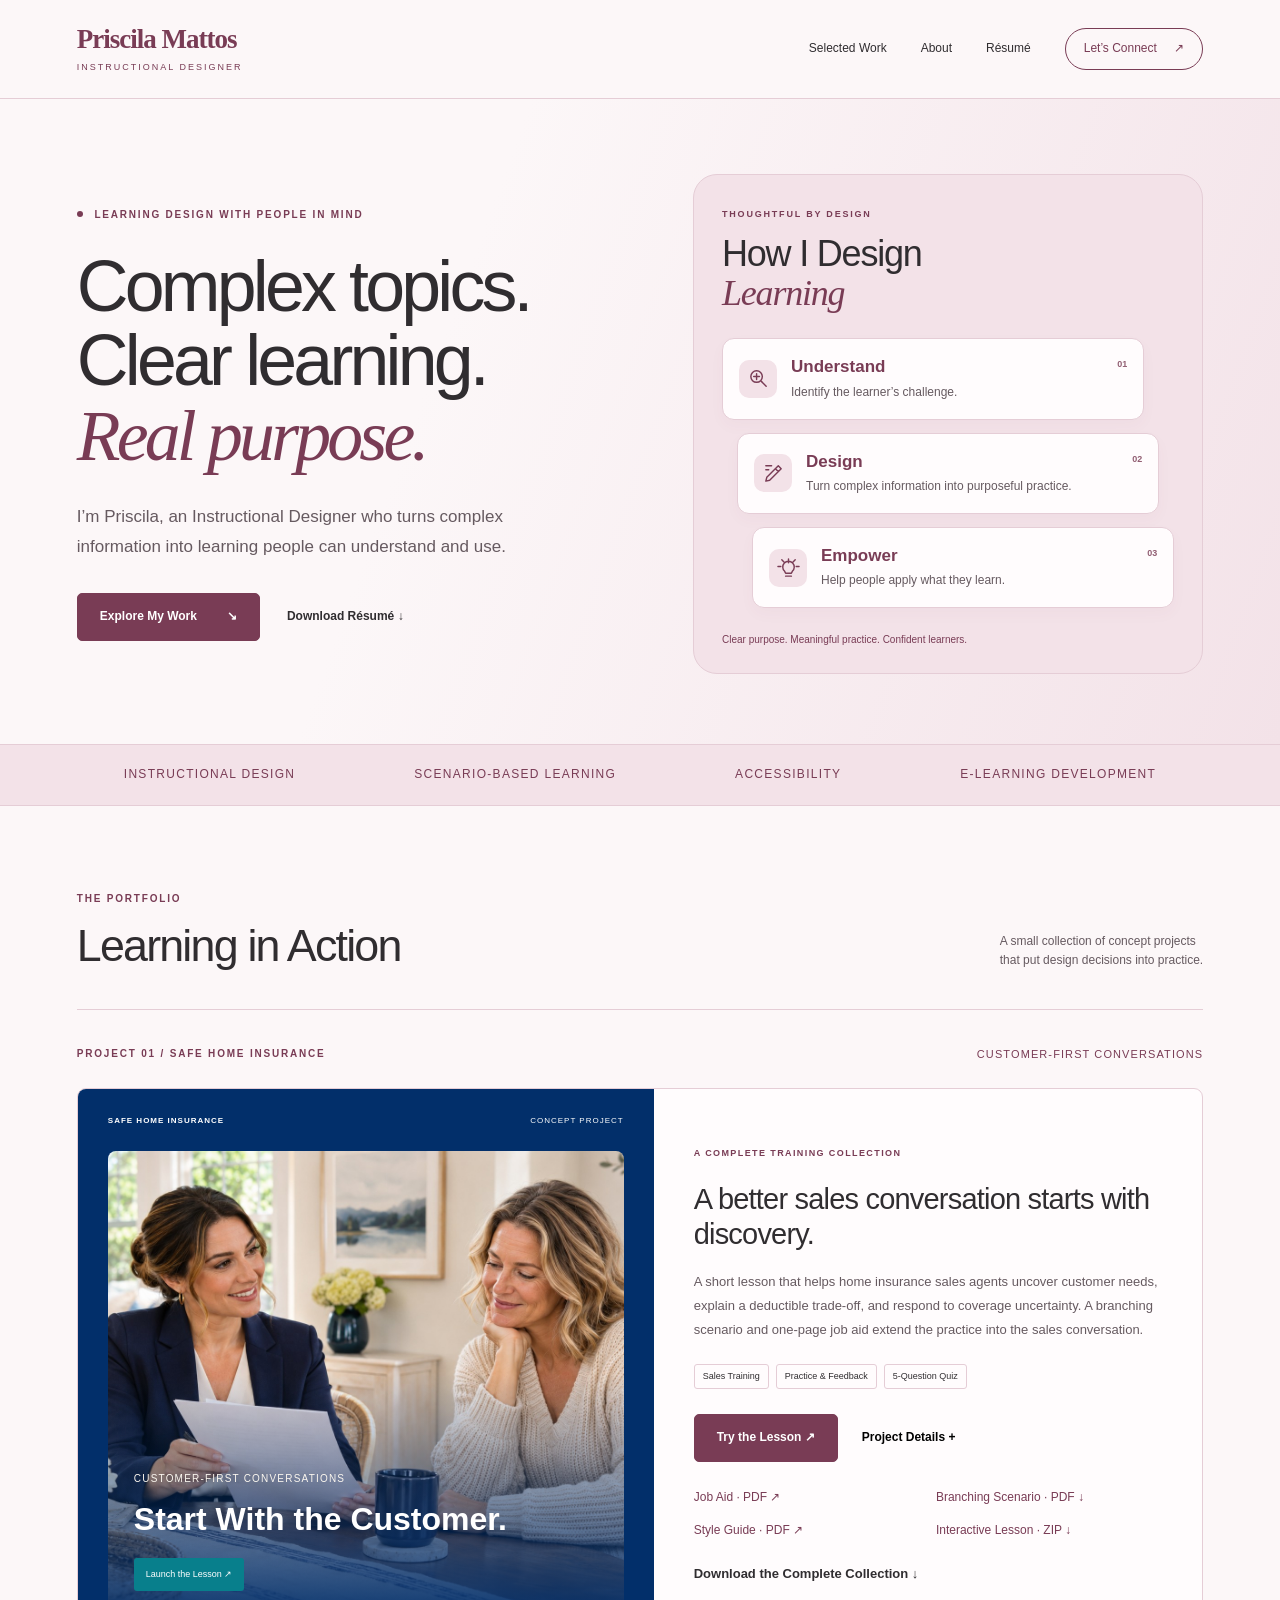
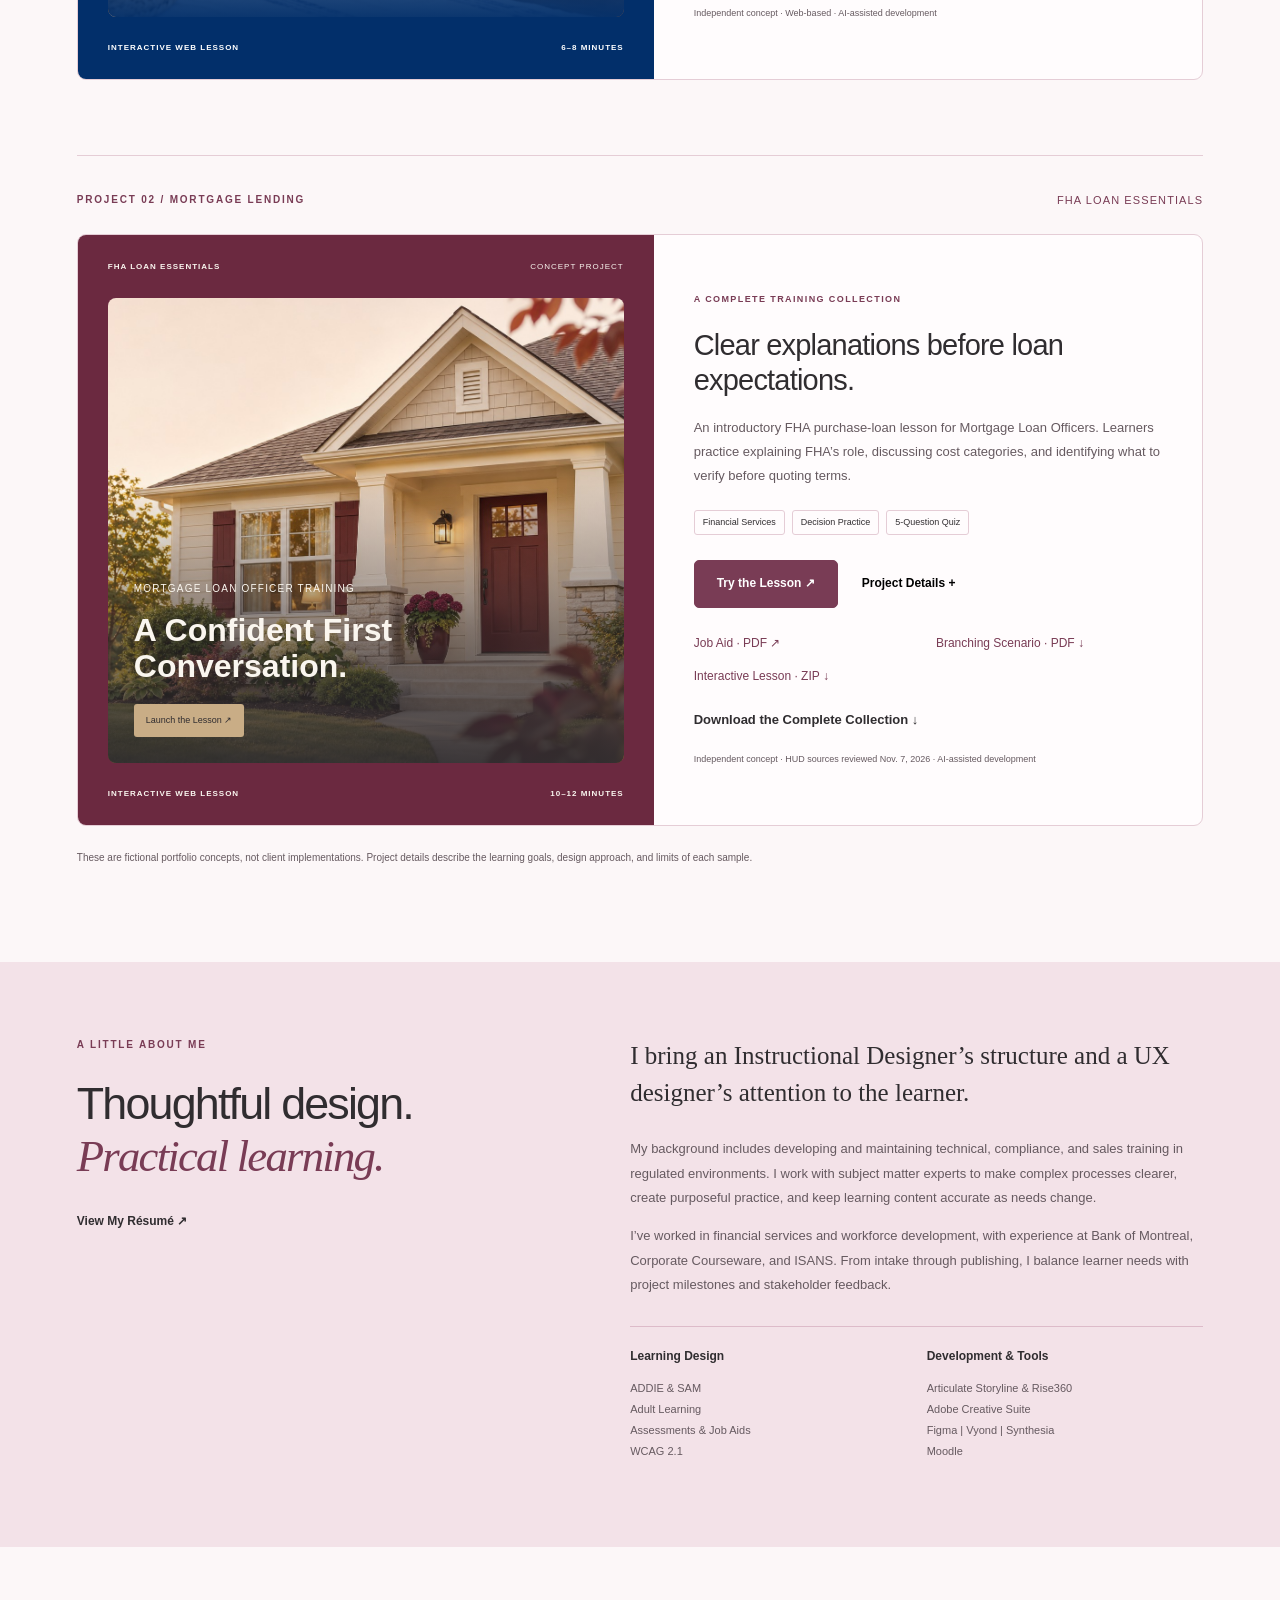
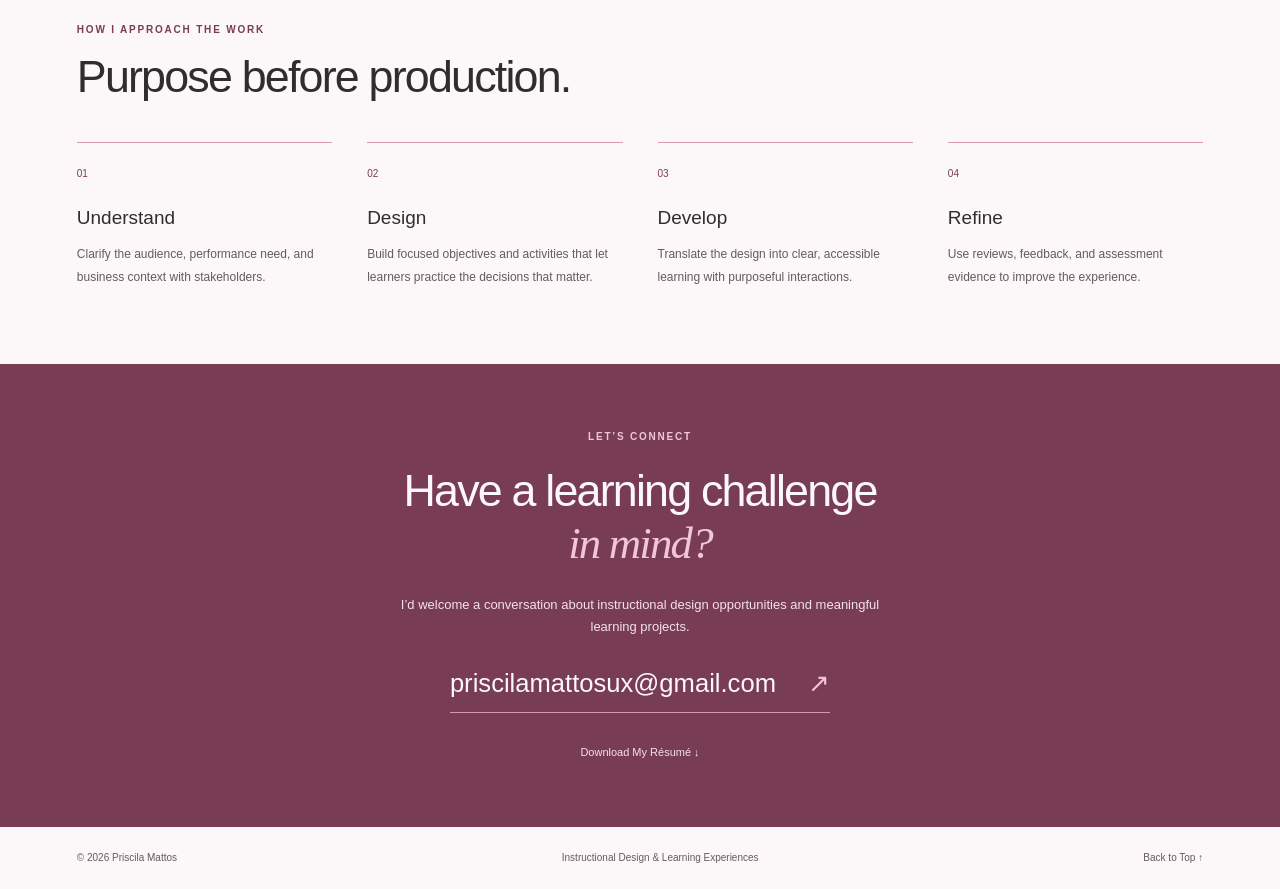
<file: index.html>
<!doctype html>
<html lang="en">

<head>
    <meta charset="utf-8">
    <meta name="viewport" content="width=device-width,initial-scale=1">
    <title>Priscila Mattos | Instructional Designer</title>
    <meta name="description"
        content="Priscila Mattos is an instructional designer creating clear, accessible learning for complex topics. Explore interactive learning samples and her résumé.">
    <link rel="stylesheet" href="style.css">
    <link rel="icon"
        href="data:image/svg+xml,%3Csvg xmlns='http://www.w3.org/2000/svg' viewBox='0 0 64 64'%3E%3Crect width='64' height='64' rx='16' fill='%230e3544'/%3E%3Ctext x='12' y='43' fill='%23faf8f2' font-size='34' font-family='Georgia'%3Epm%3C/text%3E%3C/svg%3E">
</head>
<script async src="https://www.googletagmanager.com/gtm.js?id=GTM-THZWKVC7"></script>
<script>
    window.dataLayer = window.dataLayer || [];
    function gtag() { dataLayer.push(arguments); }
    gtag('js', new Date());
</script>

<body><a class="skip" href="#main">Skip to content</a>
    <header><a class="wordmark" href="#" aria-label="Priscila Mattos home">Priscila Mattos<span>INSTRUCTIONAL
                DESIGNER</span></a>
        <nav aria-label="Main navigation"><a href="#work">Selected Work</a><a href="#about">About</a><a
                href="resume.html">Résumé</a><a class="contact-nav" href="#contact">Let’s Connect <span
                    aria-hidden="true">↗</span></a></nav>
    </header>
    <main id="main">
        <section class="hero">
            <div class="hero-copy">
                <p class="eyebrow"><span class="dot"></span> LEARNING DESIGN WITH PEOPLE IN MIND</p>
                <h1>Complex topics.<br>Clear learning.<br><em>Real purpose.</em></h1>
                <p class="intro">I’m Priscila, an Instructional Designer who turns complex information into learning
                    people can understand and use.</p>
                <div class="hero-actions"><a class="button" href="#work">Explore My Work <span
                            aria-hidden="true">↘</span></a><a class="plain-link" href="files/Priscila_Mattos_Resume.pdf"
                        download>Download Résumé <span aria-hidden="true">↓</span></a></div>
            </div>
            <div class="hero-method" aria-labelledby="method-title">
                <p class="method-kicker">THOUGHTFUL BY DESIGN</p>
                <h2 id="method-title">How I Design<br><em>Learning</em></h2>
                <div class="method-cards">
                    <article class="method-card"><span class="method-icon" aria-hidden="true"><svg viewBox="0 0 24 24"
                                fill="none" stroke="currentColor" stroke-width="1.5" stroke-linecap="round"
                                stroke-linejoin="round">
                                <circle cx="10" cy="10" r="6" />
                                <path d="m15 15 5 5M7 10h6M10 7v6" />
                            </svg></span>
                        <div>
                            <h3>Understand</h3>
                            <p>Identify the learner’s challenge.</p>
                        </div><span class="method-number" aria-hidden="true">01</span>
                    </article>
                    <article class="method-card"><span class="method-icon" aria-hidden="true"><svg viewBox="0 0 24 24"
                                fill="none" stroke="currentColor" stroke-width="1.5" stroke-linecap="round"
                                stroke-linejoin="round">
                                <path d="m5 16-1 4 4-1L20 7l-3-3L5 16ZM14 7l3 3M4 4h6M4 8h3" />
                            </svg></span>
                        <div>
                            <h3>Design</h3>
                            <p>Turn complex information into purposeful practice.</p>
                        </div><span class="method-number" aria-hidden="true">02</span>
                    </article>
                    <article class="method-card"><span class="method-icon" aria-hidden="true"><svg viewBox="0 0 24 24"
                                fill="none" stroke="currentColor" stroke-width="1.5" stroke-linecap="round"
                                stroke-linejoin="round">
                                <path
                                    d="M12 3v4M4 11H1M23 11h-3M5 4l3 3M19 4l-3 3M8 16a6 6 0 1 1 8 0l-1 2H9l-1-2ZM9 21h6" />
                            </svg></span>
                        <div>
                            <h3>Empower</h3>
                            <p>Help people apply what they learn.</p>
                        </div><span class="method-number" aria-hidden="true">03</span>
                    </article>
                </div>
                <p class="method-note">Clear purpose. Meaningful practice. Confident learners.</p>
            </div>
        </section>
        <div class="expertise-strip"><span>Instructional Design</span><span>Scenario-Based
                Learning</span><span>Accessibility</span><span>E-Learning Development</span></div>
        <section id="work" class="section">
            <div class="section-heading">
                <div>
                    <p class="eyebrow">THE PORTFOLIO</p>
                    <h2>Learning in Action</h2>
                </div>
                <p>A small collection of concept projects<br>that put design decisions into practice.</p>
            </div>
            <div class="safe-home-collection" id="safe-home-project">
                <div class="collection-heading">
                    <p class="eyebrow">PROJECT 01 / SAFE HOME INSURANCE</p><span>CUSTOMER-FIRST CONVERSATIONS</span>
                </div>
                <article class="featured-project collection-feature safe-home-feature"><a
                        class="featured-visual safe-home-visual" href="work/safe-home/" target="_blank" rel="noopener"
                        aria-label="Launch Safe Home Insurance interactive lesson">
                        <div class="visual-label">SAFE HOME INSURANCE <span>CONCEPT PROJECT</span></div>
                        <div class="fha-photo-cover safe-photo-cover"><img src="assets/safe-home-maya-cover.jpg"
                                alt="Insurance agent reviewing coverage with Maya, a blonde customer wearing a cream sweater">
                            <div class="fha-photo-caption"><span>CUSTOMER-FIRST CONVERSATIONS</span>
                                <h3>Start With the Customer.</h3>
                                <div class="peek-button">Launch the Lesson ↗</div>
                            </div>
                        </div>
                        <div class="visual-bottom">INTERACTIVE WEB LESSON <span>6–8 MINUTES</span></div>
                    </a>
                    <div class="featured-copy"><span class="project-number">A COMPLETE TRAINING COLLECTION</span>
                        <h3>A better sales conversation starts with discovery.</h3>
                        <p>A short lesson that helps home insurance sales agents uncover customer needs, explain a
                            deductible trade-off, and respond to coverage uncertainty. A branching scenario and one-page
                            job aid extend the practice into the sales conversation.</p>
                        <div class="tags"><span>Sales Training</span><span>Practice & Feedback</span><span>5-Question
                                Quiz</span></div>
                        <div class="project-actions"><a class="button" href="work/safe-home/" target="_blank"
                                rel="noopener">Try the Lesson ↗</a><button class="plain-link"
                                data-project="safehome">Project Details +</button></div>
                        <div class="fha-downloads"><a href="files/Sales_Job_Aid.pdf" target="_blank" rel="noopener">Job
                                Aid · PDF ↗</a><a href="files/Branching_Scenario.pdf" download>Branching Scenario · PDF
                                ↓</a><a href="files/Safe_Home_Style_Guide.pdf" target="_blank" rel="noopener">Style
                                Guide · PDF ↗</a><a href="files/Interactive_Lesson.zip" download>Interactive Lesson ·
                                ZIP ↓</a></div><a class="plain-link fha-all"
                            href="files/Safe_Home_Training_Collection.zip" download>Download the Complete Collection
                            ↓</a>
                        <p class="project-note">Independent concept · Web-based · AI-assisted development</p>
                    </div>
                </article>
            </div>
            <div class="fha-collection" id="fha-project">
                <div class="collection-heading">
                    <p class="eyebrow">PROJECT 02 / MORTGAGE LENDING</p><span>FHA LOAN ESSENTIALS</span>
                </div>
                <article class="featured-project fha-feature"><a class="featured-visual fha-visual" href="work/fha/"
                        target="_blank" rel="noopener" aria-label="Launch FHA Loan Essentials interactive lesson">
                        <div class="visual-label">FHA LOAN ESSENTIALS <span>CONCEPT PROJECT</span></div>
                        <div class="fha-photo-cover"><img src="assets/fha-home-cover.jpg"
                                alt="Welcoming cream home with a burgundy front door in warm afternoon light">
                            <div class="fha-photo-caption"><span>MORTGAGE LOAN OFFICER TRAINING</span>
                                <h3>A Confident First Conversation.</h3>
                                <div class="peek-button">Launch the Lesson ↗</div>
                            </div>
                        </div>
                        <div class="visual-bottom">INTERACTIVE WEB LESSON <span>10–12 MINUTES</span></div>
                    </a>
                    <div class="featured-copy"><span class="project-number">A COMPLETE TRAINING COLLECTION</span>
                        <h3>Clear explanations before loan expectations.</h3>
                        <p>An introductory FHA purchase-loan lesson for Mortgage Loan Officers. Learners practice
                            explaining FHA’s role, discussing cost categories, and identifying what to verify before
                            quoting terms.</p>
                        <div class="tags"><span>Financial Services</span><span>Decision Practice</span><span>5-Question
                                Quiz</span></div>
                        <div class="project-actions"><a class="button" href="work/fha/" target="_blank"
                                rel="noopener">Try the Lesson ↗</a><button class="plain-link" data-project="fha">Project
                                Details +</button></div>
                        <div class="fha-downloads"><a href="files/FHA_Loan_Job_Aid.pdf" target="_blank"
                                rel="noopener">Job Aid · PDF ↗</a><a href="files/FHA_Loan_Scenario.pdf"
                                download>Branching Scenario · PDF ↓</a><a href="files/FHA_Interactive_Lesson.zip"
                                download>Interactive Lesson · ZIP ↓</a></div><a class="plain-link fha-all"
                            href="files/FHA_Training_Collection.zip" download>Download the Complete Collection ↓</a>
                        <p class="project-note">Independent concept · HUD sources reviewed Nov. 7, 2026 · AI-assisted
                            development</p>
                    </div>
                </article>
            </div>
            <p class="collection-note">These are fictional portfolio concepts, not client implementations. Project
                details describe the learning goals, design approach, and limits of each sample.</p>
        </section>
        <section id="about" class="about-section">
            <div class="about-title">
                <p class="eyebrow">A LITTLE ABOUT ME</p>
                <h2>Thoughtful design.<br><em>Practical learning.</em></h2><a class="plain-link" href="resume.html">View
                    My Résumé ↗</a>
            </div>
            <div class="about-copy">
                <p class="big-copy">I bring an Instructional Designer’s structure and a UX designer’s attention to the
                    learner.</p>
                <p>My background includes developing and maintaining technical, compliance, and sales training in
                    regulated environments. I work with subject matter experts to make complex processes clearer, create
                    purposeful practice, and keep learning content accurate as needs change.</p>
                <p>I’ve worked in financial services and workforce development, with experience at Bank of Montreal,
                    Corporate Courseware, and ISANS. From intake through publishing, I balance learner needs with
                    project milestones and stakeholder feedback.</p>
                <div class="capabilities">
                    <div>
                        <h3>Learning Design</h3>
                        <p>ADDIE & SAM<br>Adult Learning<br>Assessments & Job Aids<br>WCAG 2.1</p>
                    </div>
                    <div>
                        <h3>Development & Tools</h3>
                        <p>Articulate Storyline & Rise360<br>Adobe Creative Suite<br>Figma | Vyond | Synthesia<br>Moodle
                        </p>
                    </div>
                </div>
            </div>
        </section>
        <section class="approach section">
            <div class="section-heading">
                <div>
                    <p class="eyebrow">HOW I APPROACH THE WORK</p>
                    <h2>Purpose before production.</h2>
                </div>
            </div>
            <div class="process">
                <div><span>01</span>
                    <h3>Understand</h3>
                    <p>Clarify the audience, performance need, and business context with stakeholders.</p>
                </div>
                <div><span>02</span>
                    <h3>Design</h3>
                    <p>Build focused objectives and activities that let learners practice the decisions that matter.</p>
                </div>
                <div><span>03</span>
                    <h3>Develop</h3>
                    <p>Translate the design into clear, accessible learning with purposeful interactions.</p>
                </div>
                <div><span>04</span>
                    <h3>Refine</h3>
                    <p>Use reviews, feedback, and assessment evidence to improve the experience.</p>
                </div>
            </div>
        </section>
        <section id="contact" class="contact-section">
            <p class="eyebrow">LET’S CONNECT</p>
            <h2>Have a learning challenge<br><em>in mind?</em></h2>
            <p>I’d welcome a conversation about instructional design opportunities and meaningful learning projects.</p>
            <a class="email-link" href="mailto:priscilamattosux@gmail.com">priscilamattosux@gmail.com <span
                    aria-hidden="true">↗</span></a><a class="resume-footer" href="files/Priscila_Mattos_Resume.docx"
                download>Download My Résumé ↓</a>
        </section>
    </main>
    <footer><span>© <span id="year">2026</span> Priscila Mattos</span><span>Instructional Design & Learning
            Experiences</span><a href="#">Back to Top ↑</a></footer>
    <dialog id="project-dialog" aria-labelledby="dialog-title"><button class="dialog-close"
            aria-label="Close project details">×</button>
        <div id="dialog-content"></div>
    </dialog>
    <script src="app.js"></script>
</body>

</html>
</file>
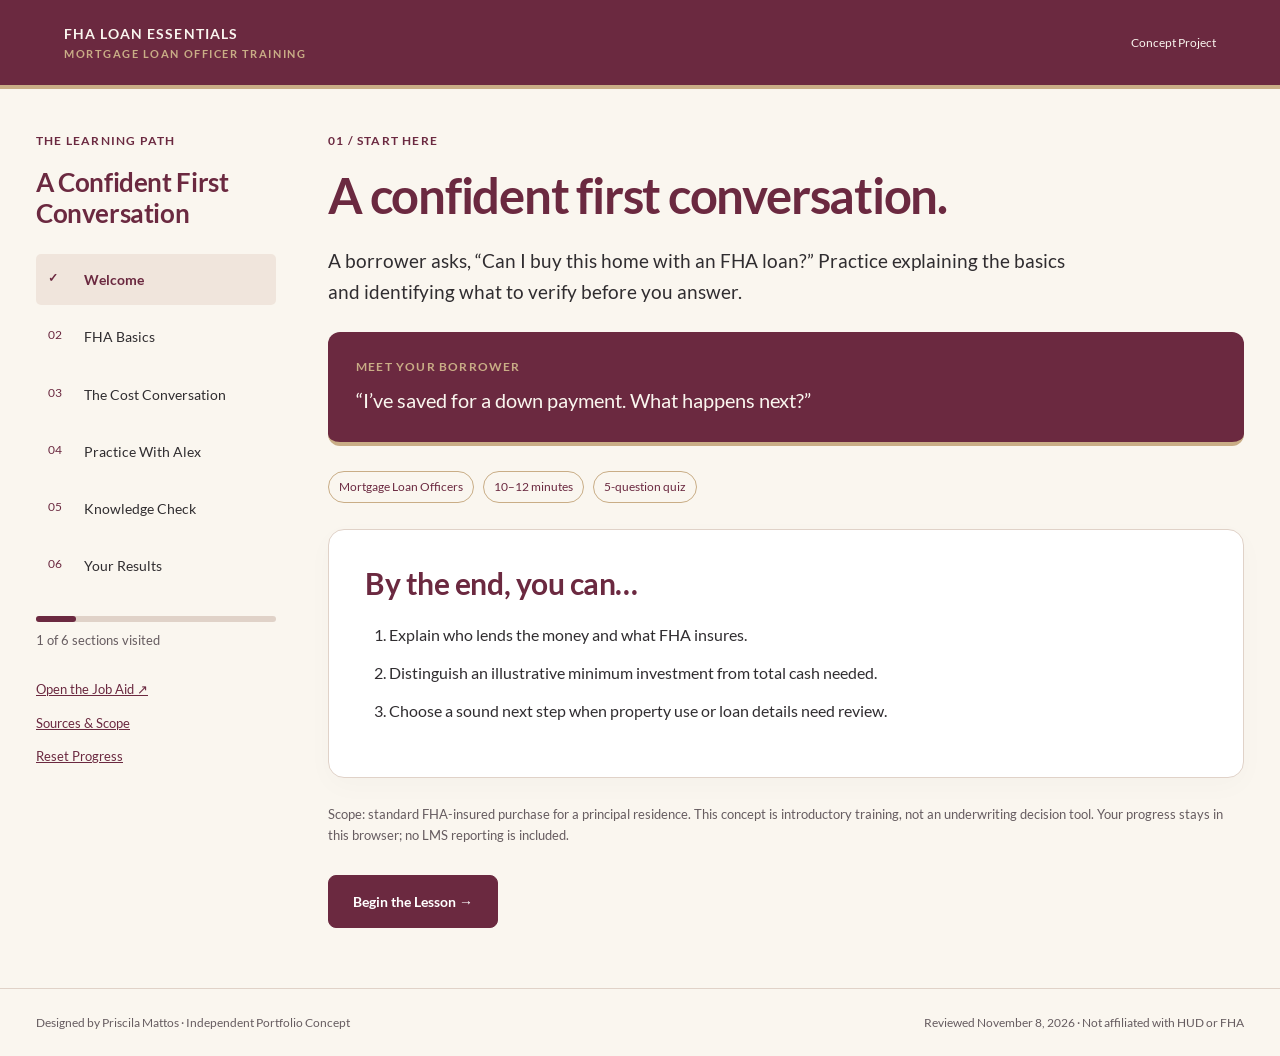
<file: files/FHA_Interactive_Lesson/index.html>
<!doctype html><html lang="en"><head><meta charset="utf-8"><meta name="viewport" content="width=device-width,initial-scale=1"><title>FHA Loan Essentials | A Confident First Conversation</title><meta name="description" content="A short interactive FHA purchase-loan training concept for Mortgage Loan Officers."><style>
@font-face{font-family:Lato;src:url('fonts/Lato-Regular.ttf') format('truetype');font-weight:400;font-display:swap}
@font-face{font-family:Lato;src:url('fonts/Lato-Bold.ttf') format('truetype');font-weight:700;font-display:swap}

:root{--ink:#6B2940;--green:#6B2940;--gold:#C9AD86;--ivory:#FAF6EF;--sage:#F0E5DC;--text:#302D30;--muted:#665C60}*{box-sizing:border-box}body{margin:0;background:var(--ivory);color:var(--text);font:16px/1.65 'Lato',Arial,sans-serif}h1,h2,h3,p{margin:0 0 20px}h1,h2{font-family:'Lato',Arial,sans-serif;font-weight:400;color:var(--ink);line-height:1.18}h1{font-size:clamp(32px,4vw,49px);max-width:780px}h2{font-size:30px}h3{font-size:20px;color:var(--ink)}a{color:var(--green)}button,a{touch-action:manipulation}button{font:inherit;cursor:pointer}button:disabled{cursor:default}button:focus-visible,a:focus-visible,input:focus-visible{outline:3px solid var(--gold);outline-offset:5px}.skip{position:absolute;top:-100px;left:20px;background:white;padding:12px;z-index:5}.skip:focus{top:8px}header{padding:22px 5%;border-bottom:1px solid #E0D2C8;display:flex;gap:20px;align-items:center;justify-content:space-between}.brand{font-size:14px;letter-spacing:.08em;font-weight:700;color:var(--ink);text-decoration:none}.brand span{display:block;font-size:11px;letter-spacing:.14em;color:var(--green)}.header-note{font-size:12px;color:var(--muted)}.layout{max-width:1280px;margin:42px auto 60px;padding:0 36px;display:grid;grid-template-columns:240px minmax(0,1fr);gap:52px}.kicker{font-weight:700;letter-spacing:.1em;font-size:12px;color:var(--green);margin-bottom:16px}.side h2{font-size:26px;margin-bottom:26px}nav{display:grid;gap:6px}nav button{border:0;background:transparent;color:var(--text);display:flex;gap:14px;padding:14px 12px;text-align:left;border-radius:5px;font-size:14px}nav button[aria-current=step]{background:var(--sage);color:var(--green);font-weight:700}nav button span{color:var(--green);font-size:12px;min-width:22px}progress{width:100%;height:6px;accent-color:var(--green);border:0;display:block;margin:25px 0 8px}.small{font-size:13px;color:var(--muted)}.side-links{display:grid;gap:12px;margin-top:28px;font-size:13px}.quiet{background:none;border:0;padding:0;text-align:left;text-decoration:underline;color:var(--green);font-size:13px}.panel{background:#fff;padding:36px;border:1px solid #E0D2C8;border-radius:8px;margin:26px 0}.lead{font-size:19px;color:var(--text);max-width:740px}.stat-row{display:flex;gap:9px;flex-wrap:wrap;margin:25px 0}.pill{border:1px solid #C9AD86;padding:5px 10px;border-radius:30px;font-size:12px;color:var(--green)}.objectives{padding-left:24px}.objectives li{margin:12px 0}.callout{padding:22px 25px;background:var(--sage);border-left:4px solid var(--green);margin:25px 0}.callout p:last-child{margin:0}.callout strong{color:var(--ink)}.btn{border:1px solid var(--green);border-radius:4px;background:var(--green);color:white;padding:13px 21px;font-weight:700;display:inline-block;text-decoration:none;font-size:14px}.btn.alt{background:transparent;color:var(--green)}.actions{display:flex;gap:12px;flex-wrap:wrap;align-items:center;margin-top:28px}.tabs{display:flex;flex-wrap:wrap;gap:9px}.tabs button{background:white;border:1px solid #C9AD86;border-radius:4px;padding:12px 17px;color:var(--green);font-size:14px}.tabs button[aria-pressed=true]{background:var(--green);color:white}.tab-content{padding:28px 0 0}.quote{font-family:'Lato',Arial,sans-serif;font-size:23px;line-height:1.5;background:var(--sage);padding:25px;color:var(--ink);border-radius:5px;margin:25px 0}.choices{display:grid;gap:12px;margin:22px 0}.choice{text-align:left;border:1px solid #C9AD86;background:white;padding:18px 20px;display:flex;gap:16px;align-items:baseline;border-radius:4px;color:var(--ink)}.choice:hover:not(:disabled){border-color:var(--green);background:#FAF6EF}.choice b{font-size:13px;color:var(--green)}.choice[aria-pressed=true]{border:2px solid var(--green);background:var(--sage)}.choice:disabled{opacity:1;color:var(--text)}.feedback{background:var(--sage);padding:24px;border-radius:5px;margin:22px 0}.feedback.coach{background:#F2E5D3}.feedback h2{font-size:25px}.feedback p:last-child{margin:0}.math{font-family:'Lato',Arial,sans-serif;font-size:clamp(24px,3.3vw,39px);color:var(--ink);margin:30px 0 15px}.range-label{display:flex;gap:20px;justify-content:space-between;align-items:center;font-size:15px}select{font:inherit;padding:10px;border:1px solid #C9AD86;border-radius:4px;color:var(--ink);background:white}.sources{padding-left:22px;font-size:14px}.sources li{margin:15px 0}.results-score{font-size:64px;line-height:1.2;color:var(--green);font-family:'Lato',Arial,sans-serif}.review{border-top:1px solid #E0D2C8;padding:24px 0}.review h3{font-size:17px}.review p{font-size:14px}.review .tag{font-weight:700;color:var(--green);font-size:12px}footer{max-width:1280px;margin:auto;padding:24px 36px;border-top:1px solid #E0D2C8;display:flex;justify-content:space-between;gap:15px;font-size:12px;color:var(--muted)}[hidden]{display:none!important}#lesson:focus{outline:0}@media(max-width:800px){header{padding:18px 24px}.header-note{display:none}.layout{grid-template-columns:1fr;padding:0 24px;gap:30px;margin-top:26px}.side h2,.side>.kicker{display:none}nav{grid-template-columns:repeat(3,1fr);gap:4px}nav button{font-size:12px;line-height:1.35;padding:10px;display:block}nav button span{display:block}.side progress{margin-top:15px}.side-links{display:flex;flex-wrap:wrap;gap:18px;margin-top:13px}.side>.small{display:none}.panel{padding:25px}.lead{font-size:17px}footer{display:block;padding:24px}.range-label{align-items:start;flex-direction:column;gap:10px}.quote{font-size:20px}.choice{font-size:14px}}@media(prefers-reduced-motion:no-preference){.btn,.choice{transition:background .15s}}

header{background:var(--ink);border-bottom:4px solid var(--gold)}header .brand,header .brand span,header .header-note{color:var(--ivory)}header .brand span{color:var(--gold)}h1,h2{font-weight:700}h1{letter-spacing:-.025em}h2{letter-spacing:-.015em}.side{align-self:start;position:sticky;top:24px}.panel{border-radius:16px;box-shadow:0 8px 28px #302d3006}.btn{border-radius:8px;padding:14px 24px}.choice{border-radius:10px;min-height:60px}.callout{border-radius:0 10px 10px 0}.tabs button{border-radius:8px}.results-score{font-weight:700}.feedback{border-left:4px solid var(--green)}.feedback.coach{border-left-color:#8A6640}.hero-banner{background:var(--ink);color:var(--ivory);padding:25px 28px;border-radius:12px;margin:24px 0;border-bottom:4px solid var(--gold)}.hero-banner strong{color:var(--gold);display:block;letter-spacing:.1em;font-size:12px;margin-bottom:8px}.hero-banner p{margin:0;font-size:20px}@media(max-width:800px){.side{position:static}}
progress::-webkit-progress-bar{background:#E0D2C8;border-radius:6px}progress::-webkit-progress-value{background:#6B2940;border-radius:6px}progress::-moz-progress-bar{background:#6B2940}</style></head><body><a href="#lesson" class="skip">Skip to lesson</a><header><a class="brand" href="#" id="home">FHA LOAN ESSENTIALS<span>MORTGAGE LOAN OFFICER TRAINING</span></a><span class="header-note">Concept Project</span></header><div class="layout"><aside class="side"><p class="kicker">THE LEARNING PATH</p><h2>A Confident First Conversation</h2><nav id="nav" aria-label="Lesson sections"></nav><progress id="progress" max="6" value="0" aria-label="Sections visited"></progress><p class="small" id="progress-text"></p><div class="side-links"><a href="FHA_Loan_Job_Aid.pdf" target="_blank" rel="noopener">Open the Job Aid ↗</a><button class="quiet" id="source-btn">Sources & Scope</button><button class="quiet" id="reset">Reset Progress</button></div></aside><main id="lesson" tabindex="-1"></main></div><footer><span>Designed by Priscila Mattos · Independent Portfolio Concept</span><span>Reviewed November 8, 2026 · Not affiliated with HUD or FHA</span></footer><script>
'use strict';
const DATA={"title": "FHA Loan Essentials", "subtitle": "A confident first conversation", "reviewed": "November 8, 2026", "scope": "Introductory training for Mortgage Loan Officers on a standard FHA-insured purchase mortgage for a principal residence. Other FHA programs, detailed underwriting, and lender-specific overlays are outside this sample.", "sources": [{"name": "HUD: FHA consumer factsheet", "url": "https://www.hud.gov/hud-partners/single-family-sfh203b", "use": "FHA insures lender-made mortgages, low down payment, principal residence."}, {"name": "HUD: Handbook 4000.1 information page", "url": "https://www.hud.gov/hudclips/handbooks/housing", "use": "Verify applicable policy, documentation, and effective dates."}, {"name": "HUD: Mortgage insurance premium structure FAQ", "url": "https://answers.hud.gov/FHA/s/article/What-is-the-FHA-Mortgage-Insurance-Premium-structure-for-forward-mortgage-loans", "use": "Most FHA programs have upfront MIP and annual MIP paid in monthly installments."}, {"name": "HUD: 2026 FHA loan limits", "url": "https://www.hud.gov/news/hud-no-25-145", "use": "Loan limits vary by area and property units; verify the applicable case-number year."}], "decisions": [{"title": "The down payment question", "quote": "Alex says: ‘The home is $300,000 and I saved $10,500. Does that mean I have enough to close?’", "context": "Training assumption: adjusted value is $300,000 and the borrower is eligible for 3.5% minimum investment. No closing-cost estimate has been prepared.", "prompt": "What is the best response?", "correct": 0, "choices": ["‘That is 3.5% in this example. Let’s review closing costs, prepaids, funding sources, and your lender’s requirements before estimating the total.’", "‘Yes. You have the 3.5% down payment, so $10,500 covers the entire transaction.’"], "feedback": [{"title": "Alex understands there is more to estimate.", "body": "You separated the illustrative minimum investment from total cash needed. Costs, eligible credits, financing choices, and the borrower’s file must be verified before quoting cash to close.", "takeaway": "A minimum down payment is one part of the transaction."}, {"title": "Alex now assumes no other funds are needed.", "body": "The minimum investment is not a complete cash-to-close figure. Your answer could leave Alex unprepared for closing costs and prepaid items.", "takeaway": "Explain the cost categories before giving a total."}]}, {"title": "The property-use question", "quote": "Alex says: ‘I plan to keep living where I am and rent this house out from day one.’", "context": "The conversation concerns a standard FHA purchase mortgage for a principal residence.", "prompt": "What should you do next?", "correct": 1, "choices": ["‘As long as you can make the payment, we can treat it as your primary home.’", "‘Let’s document how you actually plan to use the property and confirm the appropriate program with our team.’"], "feedback": [{"title": "The application could misstate the intended use.", "body": "Ability to make the payment does not make a rental property a principal residence. Do not alter the stated purpose to fit a program.", "takeaway": "Document the intended use accurately."}, {"title": "The program question goes to the right review.", "body": "You identified a mismatch between the stated use and the standard principal-residence purchase scope. Record the facts and seek the appropriate program review without promising eligibility.", "takeaway": "Clarify the facts before discussing program fit."}]}, {"title": "A different property", "quote": "Alex later asks about a home they would occupy in a different county: ‘Can we use the same loan limit and payment estimate?’", "context": "The property and county changed. The applicable case-number year and lender review still need confirmation.", "prompt": "What is the best next step?", "correct": 0, "choices": ["‘We need to verify the new county’s limit, property units, applicable year, and updated costs, including mortgage insurance, before confirming an estimate.’", "‘Yes. FHA has one national limit, and mortgage insurance works the same for every loan.’"], "feedback": [{"title": "Alex gets an accurate next step.", "body": "You identified the items that need rechecking. FHA limits depend on location and units, while mortgage insurance details and other costs must be verified for the specific loan.", "takeaway": "A property change can require a new review."}, {"title": "The estimate rests on two unsupported assumptions.", "body": "There is no single limit for every property. Most FHA programs include upfront and annual MIP, but the applicable amount and duration require verification.", "takeaway": "Verify current limits and mortgage insurance details."}]}], "quiz": [{"q": "Who makes an FHA-insured mortgage?", "choices": ["FHA directly lends the money.", "An FHA-approved lender makes the loan; FHA provides mortgage insurance.", "The county government automatically funds it."], "correct": 1, "why": "FHA insures eligible mortgages made by approved lenders. It is not the lender in this transaction."}, {"q": "For an eligible borrower in this example, adjusted value is $300,000 and minimum investment is 3.5%. What is the investment?", "choices": ["$3,500", "$30,000", "$10,500"], "correct": 2, "why": "$300,000 × 0.035 = $10,500. This is an illustrative minimum investment, not the total cash needed to close."}, {"q": "Alex plans to rent the home out immediately and will not live there. What should the MLO do?", "choices": ["Document the actual intended use and seek appropriate program review.", "Mark it as a principal residence so it fits the program.", "Treat the down payment as proof of eligibility."], "correct": 0, "why": "The sample covers a standard principal-residence FHA purchase. The intended use must be recorded accurately and reviewed for appropriate program fit."}, {"q": "Which cost explanation is most accurate for a standard FHA purchase discussion?", "choices": ["The down payment is always the entire amount due at closing.", "Discuss the down payment, other closing items, and applicable upfront and annual mortgage insurance.", "Mortgage insurance can be omitted whenever the customer asks."], "correct": 1, "why": "The down payment does not describe every transaction cost. Most FHA programs include upfront MIP and annual MIP collected monthly; verify amounts and duration."}, {"q": "The customer chooses a home in another county. What must you verify before confirming the limit?", "choices": ["Only the customer’s preferred payment.", "A limit from an old loan in another area.", "The property’s county, unit count, and applicable FHA case-number year."], "correct": 2, "why": "FHA limits vary by area and units and are published for applicable years. Check current HUD resources and lender requirements."}]};
const names=['Welcome','FHA Basics','The Cost Conversation','Practice With Alex','Knowledge Check','Your Results'];
const KEY='pm-fha-essentials-burgundy-v2';const clean=()=>({step:0,visited:[],practice:0,picks:[null,null,null],qi:0,answers:[],done:false});
let state=clean();try{const s=JSON.parse(localStorage.getItem(KEY));if(s&&Array.isArray(s.visited)&&Array.isArray(s.answers)&&Array.isArray(s.picks)&&Number.isInteger(s.step)&&s.step>=0&&s.step<6)state={...state,...s};}catch(e){}
const main=document.getElementById('lesson'),nav=document.getElementById('nav');const save=()=>{try{localStorage.setItem(KEY,JSON.stringify(state));}catch(e){}};const el=(s)=>document.querySelector(s);const esc=(v)=>String(v).replace(/[&<>"']/g,c=>({'&':'&amp;','<':'&lt;','>':'&gt;','"':'&quot;',"'":'&#39;'}[c]));const money=n=>new Intl.NumberFormat('en-US',{style:'currency',currency:'USD',maximumFractionDigits:0}).format(n);
function paintNav(){nav.innerHTML=names.map((name,i)=>`<button data-step="${i}" ${state.step===i?'aria-current="step"':''}><span>${state.visited.includes(i)?'✓':String(i+1).padStart(2,'0')}</span>${name}</button>`).join('');nav.querySelectorAll('button').forEach(b=>b.onclick=()=>go(Number(b.dataset.step)));document.getElementById('progress').value=state.visited.length;document.getElementById('progress-text').textContent=state.visited.length+' of 6 sections visited';}
function shell(k,t,body){main.innerHTML=`<p class="kicker">${k}</p><h1>${t}</h1>${body}`;}
function next(label,fn,alt){const d=document.createElement('div');d.className='actions';const b=document.createElement('button');b.className='btn';b.textContent=label;b.onclick=fn;d.append(b);if(alt){const a=document.createElement('button');a.className='btn alt';a.textContent=alt[0];a.onclick=alt[1];d.append(a);}main.append(d);}
function go(i,focus=true){state.step=i;if(!state.visited.includes(i))state.visited.push(i);save();paintNav();[welcome,basics,cost,practice,quiz,results][i]();if(focus)main.focus();}
function welcome(){shell('01 / START HERE','A confident first conversation.',`<p class="lead">A borrower asks, “Can I buy this home with an FHA loan?” Practice explaining the basics and identifying what to verify before you answer.</p><div class="hero-banner"><strong>MEET YOUR BORROWER</strong><p>“I’ve saved for a down payment. What happens next?”</p></div><div class="stat-row"><span class="pill">Mortgage Loan Officers</span><span class="pill">10–12 minutes</span><span class="pill">5-question quiz</span></div><div class="panel"><h2>By the end, you can…</h2><ol class="objectives"><li>Explain who lends the money and what FHA insures.</li><li>Distinguish an illustrative minimum investment from total cash needed.</li><li>Choose a sound next step when property use or loan details need review.</li></ol></div><p class="small">Scope: standard FHA-insured purchase for a principal residence. This concept is introductory training, not an underwriting decision tool. Your progress stays in this browser; no LMS reporting is included.</p>`);next('Begin the Lesson →',()=>go(1));}
const tabs=[['Who Does What?','The lender lends. FHA insures.','An FHA-approved lender makes the mortgage. FHA provides mortgage insurance on eligible loans, helping protect the lender if the borrower defaults. FHA is not directly lending the money in this transaction.','“We can explore an FHA-insured option with our lending team.”'],['Property Use','Start with how the home will be used.','This lesson covers a standard FHA purchase mortgage for a principal residence. Ask about intended occupancy. A home the customer plans to rent out from day one while living elsewhere needs an appropriate program review. Record the actual facts.','“How do you plan to use this home?”'],['What to Verify','A program option is not an approval.','Review credit, income, debts, assets, funding sources, and property requirements under current HUD policy and lender criteria. Check the property’s county, unit count, and applicable FHA case-number year before confirming a loan limit.','“Let’s verify the requirements for your file and this property.”']];let tab=0;
function basics(){shell('02 / FHA BASICS','A clear role. A verified next step.',`<p class="lead">Explore the three foundations of an accurate FHA conversation.</p><div class="panel"><div class="tabs" aria-label="Explore FHA basics">${tabs.map((t,i)=>`<button data-tab="${i}" aria-pressed="${i===tab}">${t[0]}</button>`).join('')}</div><div class="tab-content" id="tab-panel"></div></div><p class="small">Current HUD policy, effective dates, and lender requirements determine transaction-specific eligibility.</p>`);showTab();main.querySelectorAll('[data-tab]').forEach(b=>b.onclick=()=>{tab=Number(b.dataset.tab);basics();el(`[data-tab="${tab}"]`).focus();});next('Explore the Costs →',()=>go(2));}
function showTab(){const t=tabs[tab];el('#tab-panel').innerHTML=`<h2>${t[1]}</h2><p>${t[2]}</p><div class="callout"><p><strong>Try saying</strong><br>${t[3]}</p></div>`;}
function cost(){shell('03 / THE COST CONVERSATION','The down payment is one part.',`<p class="lead">Eligible borrowers may have a minimum investment as low as 3.5%. That number does not tell the whole closing-cost story.</p><div class="panel"><p class="kicker">ILLUSTRATIVE MINIMUM INVESTMENT</p><label class="range-label" for="value">Assumed adjusted value <select id="value"><option value="250000">$250,000</option><option value="300000" selected>$300,000</option><option value="350000">$350,000</option></select></label><p class="math" id="math" aria-live="polite"></p><p class="small">Assumes eligibility for 3.5% minimum investment. These examples exclude other closing items and do not establish eligibility, approval, or total cash to close.</p></div><h2>Explain three cost categories</h2><p><strong>Down payment:</strong> Verify the applicable minimum investment and acceptable funding sources.</p><p><strong>Other closing items:</strong> Review lender estimates for closing costs, prepaids, and other required funds. Verify credits and financing treatment.</p><p><strong>Mortgage insurance:</strong> Most FHA programs include upfront mortgage insurance premium (MIP) and annual MIP collected monthly. Verify the amount, financing treatment, and duration for the specific loan.</p><div class="callout"><p><strong>Instead of quoting a total from the down payment alone:</strong><br>“Let’s review the other costs and requirements before estimating what you’ll need to close.”</p></div>`);const update=()=>{const v=Number(el('#value').value);el('#math').textContent=money(v)+' × 3.5% = '+money(v*.035);};el('#value').onchange=update;update();next('Practice With Alex →',()=>go(3));}
function practice(){const i=Math.min(state.practice,2),d=DATA.decisions[i],pick=state.picks[i];shell(`04 / PRACTICE · DECISION ${i+1} OF 3`,d.title,`<div class="quote">${esc(d.quote)}</div><p class="small">${esc(d.context)}</p><h3>${esc(d.prompt)}</h3><div class="choices">${d.choices.map((t,j)=>`<button class="choice" data-choice="${j}" aria-pressed="${pick===j}" ${pick!==null?'disabled':''}><b>${String.fromCharCode(65+j)}</b><span>${esc(t)}</span></button>`).join('')}</div><div id="feedback" aria-live="polite"></div>`);main.querySelectorAll('[data-choice]').forEach(b=>b.onclick=()=>{state.picks[i]=Number(b.dataset.choice);save();practice();el('#feedback').scrollIntoView({block:'nearest'});});if(pick!==null){const ok=pick===d.correct,f=d.feedback[pick];el('#feedback').innerHTML=`<div class="feedback ${ok?'':'coach'}"><p class="kicker">${ok?'STRONG RESPONSE':'COACHING RESPONSE'}</p><h2>${esc(f.title)}</h2><p>${esc(f.body)}</p><p><strong>${esc(f.takeaway)}</strong></p></div>`;if(ok)next(i===2?'Begin the Knowledge Check →':'Next Decision →',()=>{if(i<2){state.practice=i+1;save();practice();main.focus();}else go(4);},['Try This Decision Again',()=>{state.picks[i]=null;save();practice();}]);else next('Try This Decision Again',()=>{state.picks[i]=null;save();practice();main.focus();});}}
function quiz(){if(state.done){results();return;}const i=Math.min(state.qi,4),q=DATA.quiz[i],answered=Number.isInteger(state.answers[i]);shell(`05 / KNOWLEDGE CHECK · QUESTION ${i+1} OF 5`,'Check your understanding.',`<p class="small">Choose one answer. Feedback appears immediately. Pass mark: 80% (4 of 5). You can retry the quiz after reviewing your results.</p><div class="panel"><h2 style="font-size:26px">${esc(q.q)}</h2><div class="choices">${q.choices.map((t,j)=>`<button class="choice" data-answer="${j}" aria-pressed="${state.answers[i]===j}" ${answered?'disabled':''}><b>${String.fromCharCode(65+j)}</b><span>${esc(t)}</span></button>`).join('')}</div><div id="feedback" aria-live="polite"></div></div>`);main.querySelectorAll('[data-answer]').forEach(b=>b.onclick=()=>{state.answers[i]=Number(b.dataset.answer);save();quiz();el('#feedback').scrollIntoView({block:'nearest'});});if(answered){const ok=state.answers[i]===q.correct;el('#feedback').innerHTML=`<div class="feedback ${ok?'':'coach'}"><h3>${ok?'Correct':'Review This Point'}</h3><p>${esc(q.why)}</p><p><strong>Best answer:</strong> ${esc(q.choices[q.correct])}</p></div>`;next(i===4?'See Your Results →':'Next Question →',()=>{if(i===4){state.done=true;save();go(5);}else{state.qi=i+1;save();quiz();main.focus();}});}}
function retry(){state.qi=0;state.answers=[];state.done=false;save();go(4);}
function results(){if(!state.done){shell('06 / YOUR RESULTS','Your results will appear here.',`<p class="lead">Complete the five-question knowledge check to see your score and answer review.</p><p>Review the basics or practice decisions whenever you need them.</p>`);next('Go to the Knowledge Check →',()=>go(4));return;}const count=DATA.quiz.filter((q,i)=>state.answers[i]===q.correct).length,pct=count*20;shell('06 / YOUR RESULTS',pct>=80?'Ready for the next conversation.':'A useful place to keep practicing.',`<div class="panel"><p class="results-score">${pct}%</p><h3>${count} of 5 correct · ${pct>=80?'Pass':'Keep Practicing'}</h3><p>${pct>=80?'You met this sample’s 80% knowledge-check threshold. Use the job aid to support a clear first conversation.':'Review the explanations below, revisit the lesson, and try again. The pass mark is 4 of 5.'}</p><p class="small">This result checks the learning points in this sample. It does not certify lending or underwriting competence.</p><a class="btn" href="FHA_Loan_Job_Aid.pdf" target="_blank" rel="noopener">Open the Job Aid ↗</a></div><h2>Your answer review</h2>${DATA.quiz.map((q,i)=>`<article class="review"><p class="tag">QUESTION ${i+1} · ${state.answers[i]===q.correct?'CORRECT':'REVIEW'}</p><h3>${esc(q.q)}</h3><p><strong>Your answer:</strong> ${esc(q.choices[state.answers[i]])}</p><p><strong>Best answer:</strong> ${esc(q.choices[q.correct])}</p><p>${esc(q.why)}</p></article>`).join('')}`);next('Retry the Quiz',retry,['Review FHA Basics',()=>go(1)]);}
function sources(){shell('REFERENCE / SCOPE & SOURCES','Verify before you quote.',`<p class="lead">${esc(DATA.scope)}</p><div class="callout"><p>Use current Handbook 4000.1, applicable Mortgagee Letters, policy effective dates, and lender requirements before operational use. Specific credit thresholds, mortgage insurance rates, and numeric loan limits are intentionally not quoted here.</p></div><ol class="sources">${DATA.sources.map(s=>`<li><a href="${esc(s.url)}" target="_blank" rel="noopener">${esc(s.name)} ↗</a><br>${esc(s.use)}</li>`).join('')}</ol><p class="small">Reviewed ${DATA.reviewed}. Independent, AI-assisted instructional design portfolio concept by Priscila Mattos. No government affiliation, client implementation, or measured workplace outcomes are claimed.</p>`);next('Back to the Lesson',()=>go(state.step));main.focus();}
document.getElementById('source-btn').onclick=sources;document.getElementById('home').onclick=e=>{e.preventDefault();go(0);};document.getElementById('reset').onclick=()=>{if(confirm('Reset lesson progress, practice responses, and quiz answers in this browser?')){state=clean();go(0);}};go(state.step,false);
</script></body></html>
</file>
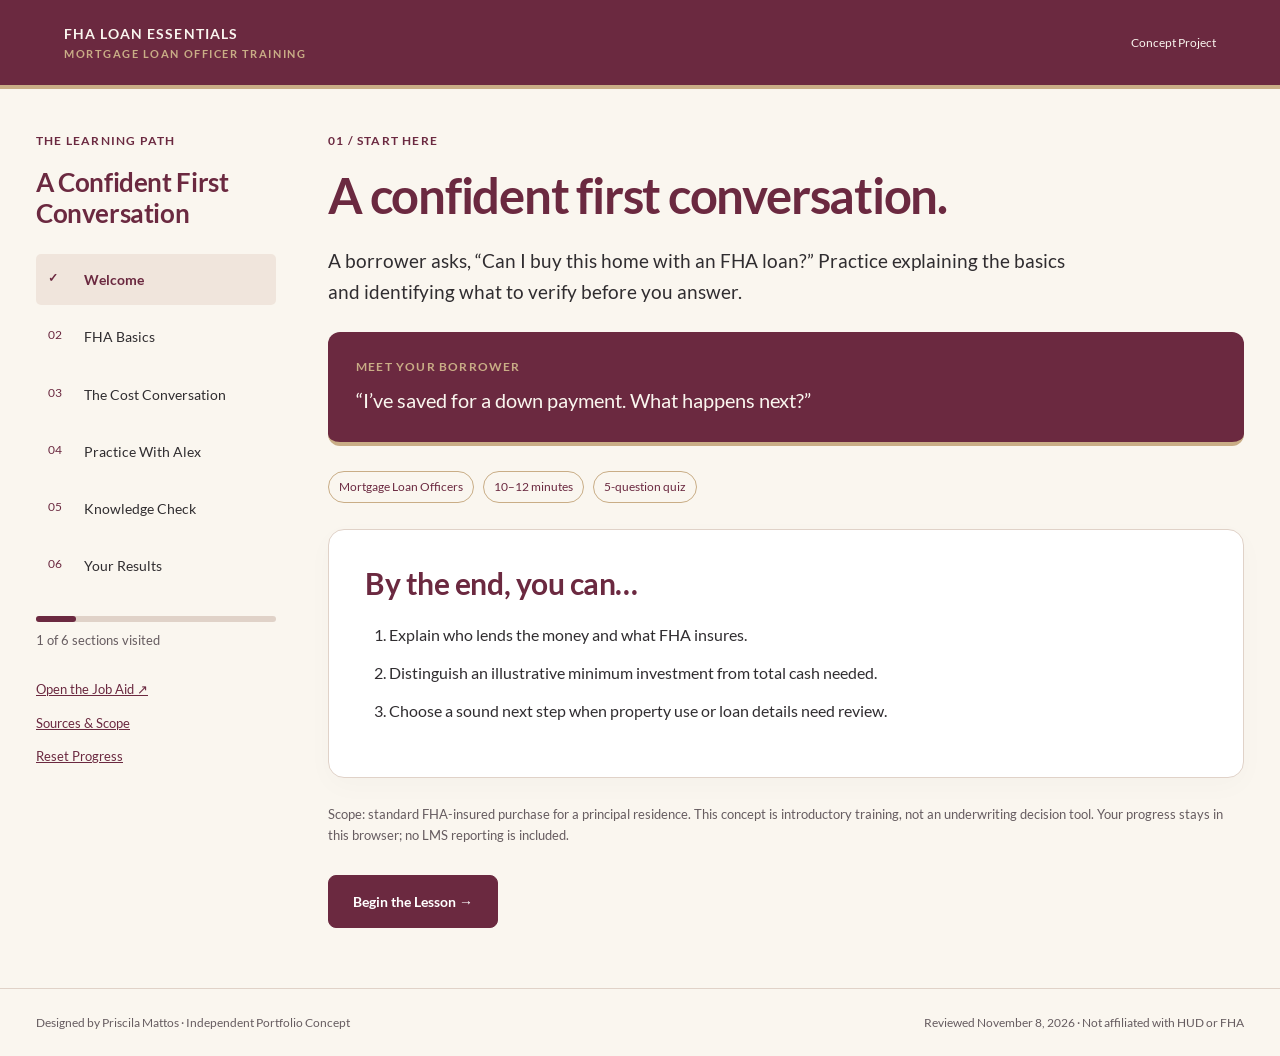
<file: work/fha/index.html>
<!doctype html>
<html lang="en">

<head>
    <meta charset="utf-8">
    <meta name="viewport" content="width=device-width,initial-scale=1">
    <title>FHA Loan Essentials | A Confident First Conversation</title>
    <meta name="description"
        content="A short interactive FHA purchase-loan training concept for Mortgage Loan Officers.">
    <style>
        @font-face {
            font-family: Lato;
            src: url('fonts/Lato-Regular.ttf') format('truetype');
            font-weight: 400;
            font-display: swap
        }

        @font-face {
            font-family: Lato;
            src: url('fonts/Lato-Bold.ttf') format('truetype');
            font-weight: 700;
            font-display: swap
        }

        :root {
            --ink: #6B2940;
            --green: #6B2940;
            --gold: #C9AD86;
            --ivory: #FAF6EF;
            --sage: #F0E5DC;
            --text: #302D30;
            --muted: #665C60
        }

        * {
            box-sizing: border-box
        }

        body {
            margin: 0;
            background: var(--ivory);
            color: var(--text);
            font: 16px/1.65 'Lato', Arial, sans-serif
        }

        h1,
        h2,
        h3,
        p {
            margin: 0 0 20px
        }

        h1,
        h2 {
            font-family: 'Lato', Arial, sans-serif;
            font-weight: 400;
            color: var(--ink);
            line-height: 1.18
        }

        h1 {
            font-size: clamp(32px, 4vw, 49px);
            max-width: 780px
        }

        h2 {
            font-size: 30px
        }

        h3 {
            font-size: 20px;
            color: var(--ink)
        }

        a {
            color: var(--green)
        }

        button,
        a {
            touch-action: manipulation
        }

        button {
            font: inherit;
            cursor: pointer
        }

        button:disabled {
            cursor: default
        }

        button:focus-visible,
        a:focus-visible,
        input:focus-visible {
            outline: 3px solid var(--gold);
            outline-offset: 5px
        }

        .skip {
            position: absolute;
            top: -100px;
            left: 20px;
            background: white;
            padding: 12px;
            z-index: 5
        }

        .skip:focus {
            top: 8px
        }

        header {
            padding: 22px 5%;
            border-bottom: 1px solid #E0D2C8;
            display: flex;
            gap: 20px;
            align-items: center;
            justify-content: space-between
        }

        .brand {
            font-size: 14px;
            letter-spacing: .08em;
            font-weight: 700;
            color: var(--ink);
            text-decoration: none
        }

        .brand span {
            display: block;
            font-size: 11px;
            letter-spacing: .14em;
            color: var(--green)
        }

        .header-note {
            font-size: 12px;
            color: var(--muted)
        }

        .layout {
            max-width: 1280px;
            margin: 42px auto 60px;
            padding: 0 36px;
            display: grid;
            grid-template-columns: 240px minmax(0, 1fr);
            gap: 52px
        }

        .kicker {
            font-weight: 700;
            letter-spacing: .1em;
            font-size: 12px;
            color: var(--green);
            margin-bottom: 16px
        }

        .side h2 {
            font-size: 26px;
            margin-bottom: 26px
        }

        nav {
            display: grid;
            gap: 6px
        }

        nav button {
            border: 0;
            background: transparent;
            color: var(--text);
            display: flex;
            gap: 14px;
            padding: 14px 12px;
            text-align: left;
            border-radius: 5px;
            font-size: 14px
        }

        nav button[aria-current=step] {
            background: var(--sage);
            color: var(--green);
            font-weight: 700
        }

        nav button span {
            color: var(--green);
            font-size: 12px;
            min-width: 22px
        }

        progress {
            width: 100%;
            height: 6px;
            accent-color: var(--green);
            border: 0;
            display: block;
            margin: 25px 0 8px
        }

        .small {
            font-size: 13px;
            color: var(--muted)
        }

        .side-links {
            display: grid;
            gap: 12px;
            margin-top: 28px;
            font-size: 13px
        }

        .quiet {
            background: none;
            border: 0;
            padding: 0;
            text-align: left;
            text-decoration: underline;
            color: var(--green);
            font-size: 13px
        }

        .panel {
            background: #fff;
            padding: 36px;
            border: 1px solid #E0D2C8;
            border-radius: 8px;
            margin: 26px 0
        }

        .lead {
            font-size: 19px;
            color: var(--text);
            max-width: 740px
        }

        .stat-row {
            display: flex;
            gap: 9px;
            flex-wrap: wrap;
            margin: 25px 0
        }

        .pill {
            border: 1px solid #C9AD86;
            padding: 5px 10px;
            border-radius: 30px;
            font-size: 12px;
            color: var(--green)
        }

        .objectives {
            padding-left: 24px
        }

        .objectives li {
            margin: 12px 0
        }

        .callout {
            padding: 22px 25px;
            background: var(--sage);
            border-left: 4px solid var(--green);
            margin: 25px 0
        }

        .callout p:last-child {
            margin: 0
        }

        .callout strong {
            color: var(--ink)
        }

        .btn {
            border: 1px solid var(--green);
            border-radius: 4px;
            background: var(--green);
            color: white;
            padding: 13px 21px;
            font-weight: 700;
            display: inline-block;
            text-decoration: none;
            font-size: 14px
        }

        .btn.alt {
            background: transparent;
            color: var(--green)
        }

        .actions {
            display: flex;
            gap: 12px;
            flex-wrap: wrap;
            align-items: center;
            margin-top: 28px
        }

        .tabs {
            display: flex;
            flex-wrap: wrap;
            gap: 9px
        }

        .tabs button {
            background: white;
            border: 1px solid #C9AD86;
            border-radius: 4px;
            padding: 12px 17px;
            color: var(--green);
            font-size: 14px
        }

        .tabs button[aria-pressed=true] {
            background: var(--green);
            color: white
        }

        .tab-content {
            padding: 28px 0 0
        }

        .quote {
            font-family: 'Lato', Arial, sans-serif;
            font-size: 23px;
            line-height: 1.5;
            background: var(--sage);
            padding: 25px;
            color: var(--ink);
            border-radius: 5px;
            margin: 25px 0
        }

        .choices {
            display: grid;
            gap: 12px;
            margin: 22px 0
        }

        .choice {
            text-align: left;
            border: 1px solid #C9AD86;
            background: white;
            padding: 18px 20px;
            display: flex;
            gap: 16px;
            align-items: baseline;
            border-radius: 4px;
            color: var(--ink)
        }

        .choice:hover:not(:disabled) {
            border-color: var(--green);
            background: #FAF6EF
        }

        .choice b {
            font-size: 13px;
            color: var(--green)
        }

        .choice[aria-pressed=true] {
            border: 2px solid var(--green);
            background: var(--sage)
        }

        .choice:disabled {
            opacity: 1;
            color: var(--text)
        }

        .feedback {
            background: var(--sage);
            padding: 24px;
            border-radius: 5px;
            margin: 22px 0
        }

        .feedback.coach {
            background: #F2E5D3
        }

        .feedback h2 {
            font-size: 25px
        }

        .feedback p:last-child {
            margin: 0
        }

        .math {
            font-family: 'Lato', Arial, sans-serif;
            font-size: clamp(24px, 3.3vw, 39px);
            color: var(--ink);
            margin: 30px 0 15px
        }

        .range-label {
            display: flex;
            gap: 20px;
            justify-content: space-between;
            align-items: center;
            font-size: 15px
        }

        select {
            font: inherit;
            padding: 10px;
            border: 1px solid #C9AD86;
            border-radius: 4px;
            color: var(--ink);
            background: white
        }

        .sources {
            padding-left: 22px;
            font-size: 14px
        }

        .sources li {
            margin: 15px 0
        }

        .results-score {
            font-size: 64px;
            line-height: 1.2;
            color: var(--green);
            font-family: 'Lato', Arial, sans-serif
        }

        .review {
            border-top: 1px solid #E0D2C8;
            padding: 24px 0
        }

        .review h3 {
            font-size: 17px
        }

        .review p {
            font-size: 14px
        }

        .review .tag {
            font-weight: 700;
            color: var(--green);
            font-size: 12px
        }

        footer {
            max-width: 1280px;
            margin: auto;
            padding: 24px 36px;
            border-top: 1px solid #E0D2C8;
            display: flex;
            justify-content: space-between;
            gap: 15px;
            font-size: 12px;
            color: var(--muted)
        }

        [hidden] {
            display: none !important
        }

        #lesson:focus {
            outline: 0
        }

        @media(max-width:800px) {
            header {
                padding: 18px 24px
            }

            .header-note {
                display: none
            }

            .layout {
                grid-template-columns: 1fr;
                padding: 0 24px;
                gap: 30px;
                margin-top: 26px
            }

            .side h2,
            .side>.kicker {
                display: none
            }

            nav {
                grid-template-columns: repeat(3, 1fr);
                gap: 4px
            }

            nav button {
                font-size: 12px;
                line-height: 1.35;
                padding: 10px;
                display: block
            }

            nav button span {
                display: block
            }

            .side progress {
                margin-top: 15px
            }

            .side-links {
                display: flex;
                flex-wrap: wrap;
                gap: 18px;
                margin-top: 13px
            }

            .side>.small {
                display: none
            }

            .panel {
                padding: 25px
            }

            .lead {
                font-size: 17px
            }

            footer {
                display: block;
                padding: 24px
            }

            .range-label {
                align-items: start;
                flex-direction: column;
                gap: 10px
            }

            .quote {
                font-size: 20px
            }

            .choice {
                font-size: 14px
            }
        }

        @media(prefers-reduced-motion:no-preference) {

            .btn,
            .choice {
                transition: background .15s
            }
        }

        header {
            background: var(--ink);
            border-bottom: 4px solid var(--gold)
        }

        header .brand,
        header .brand span,
        header .header-note {
            color: var(--ivory)
        }

        header .brand span {
            color: var(--gold)
        }

        h1,
        h2 {
            font-weight: 700
        }

        h1 {
            letter-spacing: -.025em
        }

        h2 {
            letter-spacing: -.015em
        }

        .side {
            align-self: start;
            position: sticky;
            top: 24px
        }

        .panel {
            border-radius: 16px;
            box-shadow: 0 8px 28px #302d3006
        }

        .btn {
            border-radius: 8px;
            padding: 14px 24px
        }

        .choice {
            border-radius: 10px;
            min-height: 60px
        }

        .callout {
            border-radius: 0 10px 10px 0
        }

        .tabs button {
            border-radius: 8px
        }

        .results-score {
            font-weight: 700
        }

        .feedback {
            border-left: 4px solid var(--green)
        }

        .feedback.coach {
            border-left-color: #8A6640
        }

        .hero-banner {
            background: var(--ink);
            color: var(--ivory);
            padding: 25px 28px;
            border-radius: 12px;
            margin: 24px 0;
            border-bottom: 4px solid var(--gold)
        }

        .hero-banner strong {
            color: var(--gold);
            display: block;
            letter-spacing: .1em;
            font-size: 12px;
            margin-bottom: 8px
        }

        .hero-banner p {
            margin: 0;
            font-size: 20px
        }

        @media(max-width:800px) {
            .side {
                position: static
            }
        }

        progress::-webkit-progress-bar {
            background: #E0D2C8;
            border-radius: 6px
        }

        progress::-webkit-progress-value {
            background: #6B2940;
            border-radius: 6px
        }

        progress::-moz-progress-bar {
            background: #6B2940
        }
    </style>
</head>

<body><a href="#lesson" class="skip">Skip to lesson</a>
    <header><a class="brand" href="#" id="home">FHA LOAN ESSENTIALS<span>MORTGAGE LOAN OFFICER TRAINING</span></a><span
            class="header-note">Concept Project</span></header>
    <div class="layout">
        <aside class="side">
            <p class="kicker">THE LEARNING PATH</p>
            <h2>A Confident First Conversation</h2>
            <nav id="nav" aria-label="Lesson sections"></nav><progress id="progress" max="6" value="0"
                aria-label="Sections visited"></progress>
            <p class="small" id="progress-text"></p>
            <div class="side-links"><a href="FHA_Loan_Job_Aid.pdf" target="_blank" rel="noopener">Open the Job Aid
                    ↗</a><button class="quiet" id="source-btn">Sources & Scope</button><button class="quiet"
                    id="reset">Reset Progress</button></div>
        </aside>
        <main id="lesson" tabindex="-1"></main>
    </div>
    <footer><span>Designed by Priscila Mattos · Independent Portfolio Concept</span><span>Reviewed November 8, 2026 ·
            Not affiliated with HUD or FHA</span></footer>
    <script>
        'use strict';
        const DATA = { "title": "FHA Loan Essentials", "subtitle": "A confident first conversation", "reviewed": "November 8, 2026", "scope": "Introductory training for Mortgage Loan Officers on a standard FHA-insured purchase mortgage for a principal residence. Other FHA programs, detailed underwriting, and lender-specific overlays are outside this sample.", "sources": [{ "name": "HUD: FHA consumer factsheet", "url": "https://www.hud.gov/hud-partners/single-family-sfh203b", "use": "FHA insures lender-made mortgages, low down payment, principal residence." }, { "name": "HUD: Handbook 4000.1 information page", "url": "https://www.hud.gov/hudclips/handbooks/housing", "use": "Verify applicable policy, documentation, and effective dates." }, { "name": "HUD: Mortgage insurance premium structure FAQ", "url": "https://answers.hud.gov/FHA/s/article/What-is-the-FHA-Mortgage-Insurance-Premium-structure-for-forward-mortgage-loans", "use": "Most FHA programs have upfront MIP and annual MIP paid in monthly installments." }, { "name": "HUD: 2026 FHA loan limits", "url": "https://www.hud.gov/news/hud-no-25-145", "use": "Loan limits vary by area and property units; verify the applicable case-number year." }], "decisions": [{ "title": "The down payment question", "quote": "Alex says: ‘The home is $300,000 and I saved $10,500. Does that mean I have enough to close?’", "context": "Training assumption: adjusted value is $300,000 and the borrower is eligible for 3.5% minimum investment. No closing-cost estimate has been prepared.", "prompt": "What is the best response?", "correct": 0, "choices": ["‘That is 3.5% in this example. Let’s review closing costs, prepaids, funding sources, and your lender’s requirements before estimating the total.’", "‘Yes. You have the 3.5% down payment, so $10,500 covers the entire transaction.’"], "feedback": [{ "title": "Alex understands there is more to estimate.", "body": "You separated the illustrative minimum investment from total cash needed. Costs, eligible credits, financing choices, and the borrower’s file must be verified before quoting cash to close.", "takeaway": "A minimum down payment is one part of the transaction." }, { "title": "Alex now assumes no other funds are needed.", "body": "The minimum investment is not a complete cash-to-close figure. Your answer could leave Alex unprepared for closing costs and prepaid items.", "takeaway": "Explain the cost categories before giving a total." }] }, { "title": "The property-use question", "quote": "Alex says: ‘I plan to keep living where I am and rent this house out from day one.’", "context": "The conversation concerns a standard FHA purchase mortgage for a principal residence.", "prompt": "What should you do next?", "correct": 1, "choices": ["‘As long as you can make the payment, we can treat it as your primary home.’", "‘Let’s document how you actually plan to use the property and confirm the appropriate program with our team.’"], "feedback": [{ "title": "The application could misstate the intended use.", "body": "Ability to make the payment does not make a rental property a principal residence. Do not alter the stated purpose to fit a program.", "takeaway": "Document the intended use accurately." }, { "title": "The program question goes to the right review.", "body": "You identified a mismatch between the stated use and the standard principal-residence purchase scope. Record the facts and seek the appropriate program review without promising eligibility.", "takeaway": "Clarify the facts before discussing program fit." }] }, { "title": "A different property", "quote": "Alex later asks about a home they would occupy in a different county: ‘Can we use the same loan limit and payment estimate?’", "context": "The property and county changed. The applicable case-number year and lender review still need confirmation.", "prompt": "What is the best next step?", "correct": 0, "choices": ["‘We need to verify the new county’s limit, property units, applicable year, and updated costs, including mortgage insurance, before confirming an estimate.’", "‘Yes. FHA has one national limit, and mortgage insurance works the same for every loan.’"], "feedback": [{ "title": "Alex gets an accurate next step.", "body": "You identified the items that need rechecking. FHA limits depend on location and units, while mortgage insurance details and other costs must be verified for the specific loan.", "takeaway": "A property change can require a new review." }, { "title": "The estimate rests on two unsupported assumptions.", "body": "There is no single limit for every property. Most FHA programs include upfront and annual MIP, but the applicable amount and duration require verification.", "takeaway": "Verify current limits and mortgage insurance details." }] }], "quiz": [{ "q": "Who makes an FHA-insured mortgage?", "choices": ["FHA directly lends the money.", "An FHA-approved lender makes the loan; FHA provides mortgage insurance.", "The county government automatically funds it."], "correct": 1, "why": "FHA insures eligible mortgages made by approved lenders. It is not the lender in this transaction." }, { "q": "For an eligible borrower in this example, adjusted value is $300,000 and minimum investment is 3.5%. What is the investment?", "choices": ["$3,500", "$30,000", "$10,500"], "correct": 2, "why": "$300,000 × 0.035 = $10,500. This is an illustrative minimum investment, not the total cash needed to close." }, { "q": "Alex plans to rent the home out immediately and will not live there. What should the MLO do?", "choices": ["Document the actual intended use and seek appropriate program review.", "Mark it as a principal residence so it fits the program.", "Treat the down payment as proof of eligibility."], "correct": 0, "why": "The sample covers a standard principal-residence FHA purchase. The intended use must be recorded accurately and reviewed for appropriate program fit." }, { "q": "Which cost explanation is most accurate for a standard FHA purchase discussion?", "choices": ["The down payment is always the entire amount due at closing.", "Discuss the down payment, other closing items, and applicable upfront and annual mortgage insurance.", "Mortgage insurance can be omitted whenever the customer asks."], "correct": 1, "why": "The down payment does not describe every transaction cost. Most FHA programs include upfront MIP and annual MIP collected monthly; verify amounts and duration." }, { "q": "The customer chooses a home in another county. What must you verify before confirming the limit?", "choices": ["Only the customer’s preferred payment.", "A limit from an old loan in another area.", "The property’s county, unit count, and applicable FHA case-number year."], "correct": 2, "why": "FHA limits vary by area and units and are published for applicable years. Check current HUD resources and lender requirements." }] };
        const names = ['Welcome', 'FHA Basics', 'The Cost Conversation', 'Practice With Alex', 'Knowledge Check', 'Your Results'];
        const KEY = 'pm-fha-essentials-burgundy-v2'; const clean = () => ({ step: 0, visited: [], practice: 0, picks: [null, null, null], qi: 0, answers: [], done: false });
        let state = clean(); try { const s = JSON.parse(localStorage.getItem(KEY)); if (s && Array.isArray(s.visited) && Array.isArray(s.answers) && Array.isArray(s.picks) && Number.isInteger(s.step) && s.step >= 0 && s.step < 6) state = { ...state, ...s }; } catch (e) { }
        const main = document.getElementById('lesson'), nav = document.getElementById('nav'); const save = () => { try { localStorage.setItem(KEY, JSON.stringify(state)); } catch (e) { } }; const el = (s) => document.querySelector(s); const esc = (v) => String(v).replace(/[&<>"']/g, c => ({ '&': '&amp;', '<': '&lt;', '>': '&gt;', '"': '&quot;', "'": '&#39;' }[c])); const money = n => new Intl.NumberFormat('en-US', { style: 'currency', currency: 'USD', maximumFractionDigits: 0 }).format(n);
        function paintNav() { nav.innerHTML = names.map((name, i) => `<button data-step="${i}" ${state.step === i ? 'aria-current="step"' : ''}><span>${state.visited.includes(i) ? '✓' : String(i + 1).padStart(2, '0')}</span>${name}</button>`).join(''); nav.querySelectorAll('button').forEach(b => b.onclick = () => go(Number(b.dataset.step))); document.getElementById('progress').value = state.visited.length; document.getElementById('progress-text').textContent = state.visited.length + ' of 6 sections visited'; }
        function shell(k, t, body) { main.innerHTML = `<p class="kicker">${k}</p><h1>${t}</h1>${body}`; }
        function next(label, fn, alt) { const d = document.createElement('div'); d.className = 'actions'; const b = document.createElement('button'); b.className = 'btn'; b.textContent = label; b.onclick = fn; d.append(b); if (alt) { const a = document.createElement('button'); a.className = 'btn alt'; a.textContent = alt[0]; a.onclick = alt[1]; d.append(a); } main.append(d); }
        function go(i, focus = true) { state.step = i; if (!state.visited.includes(i)) state.visited.push(i); save(); paintNav();[welcome, basics, cost, practice, quiz, results][i](); if (focus) main.focus(); }
        function welcome() { shell('01 / START HERE', 'A confident first conversation.', `<p class="lead">A borrower asks, “Can I buy this home with an FHA loan?” Practice explaining the basics and identifying what to verify before you answer.</p><div class="hero-banner"><strong>MEET YOUR BORROWER</strong><p>“I’ve saved for a down payment. What happens next?”</p></div><div class="stat-row"><span class="pill">Mortgage Loan Officers</span><span class="pill">10–12 minutes</span><span class="pill">5-question quiz</span></div><div class="panel"><h2>By the end, you can…</h2><ol class="objectives"><li>Explain who lends the money and what FHA insures.</li><li>Distinguish an illustrative minimum investment from total cash needed.</li><li>Choose a sound next step when property use or loan details need review.</li></ol></div><p class="small">Scope: standard FHA-insured purchase for a principal residence. This concept is introductory training, not an underwriting decision tool. Your progress stays in this browser; no LMS reporting is included.</p>`); next('Begin the Lesson →', () => go(1)); }
        const tabs = [['Who Does What?', 'The lender lends. FHA insures.', 'An FHA-approved lender makes the mortgage. FHA provides mortgage insurance on eligible loans, helping protect the lender if the borrower defaults. FHA is not directly lending the money in this transaction.', '“We can explore an FHA-insured option with our lending team.”'], ['Property Use', 'Start with how the home will be used.', 'This lesson covers a standard FHA purchase mortgage for a principal residence. Ask about intended occupancy. A home the customer plans to rent out from day one while living elsewhere needs an appropriate program review. Record the actual facts.', '“How do you plan to use this home?”'], ['What to Verify', 'A program option is not an approval.', 'Review credit, income, debts, assets, funding sources, and property requirements under current HUD policy and lender criteria. Check the property’s county, unit count, and applicable FHA case-number year before confirming a loan limit.', '“Let’s verify the requirements for your file and this property.”']]; let tab = 0;
        function basics() { shell('02 / FHA BASICS', 'A clear role. A verified next step.', `<p class="lead">Explore the three foundations of an accurate FHA conversation.</p><div class="panel"><div class="tabs" aria-label="Explore FHA basics">${tabs.map((t, i) => `<button data-tab="${i}" aria-pressed="${i === tab}">${t[0]}</button>`).join('')}</div><div class="tab-content" id="tab-panel"></div></div><p class="small">Current HUD policy, effective dates, and lender requirements determine transaction-specific eligibility.</p>`); showTab(); main.querySelectorAll('[data-tab]').forEach(b => b.onclick = () => { tab = Number(b.dataset.tab); basics(); el(`[data-tab="${tab}"]`).focus(); }); next('Explore the Costs →', () => go(2)); }
        function showTab() { const t = tabs[tab]; el('#tab-panel').innerHTML = `<h2>${t[1]}</h2><p>${t[2]}</p><div class="callout"><p><strong>Try saying</strong><br>${t[3]}</p></div>`; }
        function cost() { shell('03 / THE COST CONVERSATION', 'The down payment is one part.', `<p class="lead">Eligible borrowers may have a minimum investment as low as 3.5%. That number does not tell the whole closing-cost story.</p><div class="panel"><p class="kicker">ILLUSTRATIVE MINIMUM INVESTMENT</p><label class="range-label" for="value">Assumed adjusted value <select id="value"><option value="250000">$250,000</option><option value="300000" selected>$300,000</option><option value="350000">$350,000</option></select></label><p class="math" id="math" aria-live="polite"></p><p class="small">Assumes eligibility for 3.5% minimum investment. These examples exclude other closing items and do not establish eligibility, approval, or total cash to close.</p></div><h2>Explain three cost categories</h2><p><strong>Down payment:</strong> Verify the applicable minimum investment and acceptable funding sources.</p><p><strong>Other closing items:</strong> Review lender estimates for closing costs, prepaids, and other required funds. Verify credits and financing treatment.</p><p><strong>Mortgage insurance:</strong> Most FHA programs include upfront mortgage insurance premium (MIP) and annual MIP collected monthly. Verify the amount, financing treatment, and duration for the specific loan.</p><div class="callout"><p><strong>Instead of quoting a total from the down payment alone:</strong><br>“Let’s review the other costs and requirements before estimating what you’ll need to close.”</p></div>`); const update = () => { const v = Number(el('#value').value); el('#math').textContent = money(v) + ' × 3.5% = ' + money(v * .035); }; el('#value').onchange = update; update(); next('Practice With Alex →', () => go(3)); }
        function practice() { const i = Math.min(state.practice, 2), d = DATA.decisions[i], pick = state.picks[i]; shell(`04 / PRACTICE · DECISION ${i + 1} OF 3`, d.title, `<div class="quote">${esc(d.quote)}</div><p class="small">${esc(d.context)}</p><h3>${esc(d.prompt)}</h3><div class="choices">${d.choices.map((t, j) => `<button class="choice" data-choice="${j}" aria-pressed="${pick === j}" ${pick !== null ? 'disabled' : ''}><b>${String.fromCharCode(65 + j)}</b><span>${esc(t)}</span></button>`).join('')}</div><div id="feedback" aria-live="polite"></div>`); main.querySelectorAll('[data-choice]').forEach(b => b.onclick = () => { state.picks[i] = Number(b.dataset.choice); save(); practice(); el('#feedback').scrollIntoView({ block: 'nearest' }); }); if (pick !== null) { const ok = pick === d.correct, f = d.feedback[pick]; el('#feedback').innerHTML = `<div class="feedback ${ok ? '' : 'coach'}"><p class="kicker">${ok ? 'STRONG RESPONSE' : 'COACHING RESPONSE'}</p><h2>${esc(f.title)}</h2><p>${esc(f.body)}</p><p><strong>${esc(f.takeaway)}</strong></p></div>`; if (ok) next(i === 2 ? 'Begin the Knowledge Check →' : 'Next Decision →', () => { if (i < 2) { state.practice = i + 1; save(); practice(); main.focus(); } else go(4); }, ['Try This Decision Again', () => { state.picks[i] = null; save(); practice(); }]); else next('Try This Decision Again', () => { state.picks[i] = null; save(); practice(); main.focus(); }); } }
        function quiz() { if (state.done) { results(); return; } const i = Math.min(state.qi, 4), q = DATA.quiz[i], answered = Number.isInteger(state.answers[i]); shell(`05 / KNOWLEDGE CHECK · QUESTION ${i + 1} OF 5`, 'Check your understanding.', `<p class="small">Choose one answer. Feedback appears immediately. Pass mark: 80% (4 of 5). You can retry the quiz after reviewing your results.</p><div class="panel"><h2 style="font-size:26px">${esc(q.q)}</h2><div class="choices">${q.choices.map((t, j) => `<button class="choice" data-answer="${j}" aria-pressed="${state.answers[i] === j}" ${answered ? 'disabled' : ''}><b>${String.fromCharCode(65 + j)}</b><span>${esc(t)}</span></button>`).join('')}</div><div id="feedback" aria-live="polite"></div></div>`); main.querySelectorAll('[data-answer]').forEach(b => b.onclick = () => { state.answers[i] = Number(b.dataset.answer); save(); quiz(); el('#feedback').scrollIntoView({ block: 'nearest' }); }); if (answered) { const ok = state.answers[i] === q.correct; el('#feedback').innerHTML = `<div class="feedback ${ok ? '' : 'coach'}"><h3>${ok ? 'Correct' : 'Review This Point'}</h3><p>${esc(q.why)}</p><p><strong>Best answer:</strong> ${esc(q.choices[q.correct])}</p></div>`; next(i === 4 ? 'See Your Results →' : 'Next Question →', () => { if (i === 4) { state.done = true; save(); go(5); } else { state.qi = i + 1; save(); quiz(); main.focus(); } }); } }
        function retry() { state.qi = 0; state.answers = []; state.done = false; save(); go(4); }
        function results() { if (!state.done) { shell('06 / YOUR RESULTS', 'Your results will appear here.', `<p class="lead">Complete the five-question knowledge check to see your score and answer review.</p><p>Review the basics or practice decisions whenever you need them.</p>`); next('Go to the Knowledge Check →', () => go(4)); return; } const count = DATA.quiz.filter((q, i) => state.answers[i] === q.correct).length, pct = count * 20; shell('06 / YOUR RESULTS', pct >= 80 ? 'Ready for the next conversation.' : 'A useful place to keep practicing.', `<div class="panel"><p class="results-score">${pct}%</p><h3>${count} of 5 correct · ${pct >= 80 ? 'Pass' : 'Keep Practicing'}</h3><p>${pct >= 80 ? 'You met this sample’s 80% knowledge-check threshold. Use the job aid to support a clear first conversation.' : 'Review the explanations below, revisit the lesson, and try again. The pass mark is 4 of 5.'}</p><p class="small">This result checks the learning points in this sample. It does not certify lending or underwriting competence.</p><a class="btn" href="FHA_Loan_Job_Aid.pdf" target="_blank" rel="noopener">Open the Job Aid ↗</a></div><h2>Your answer review</h2>${DATA.quiz.map((q, i) => `<article class="review"><p class="tag">QUESTION ${i + 1} · ${state.answers[i] === q.correct ? 'CORRECT' : 'REVIEW'}</p><h3>${esc(q.q)}</h3><p><strong>Your answer:</strong> ${esc(q.choices[state.answers[i]])}</p><p><strong>Best answer:</strong> ${esc(q.choices[q.correct])}</p><p>${esc(q.why)}</p></article>`).join('')}`); next('Retry the Quiz', retry, ['Review FHA Basics', () => go(1)]); }
        function sources() { shell('REFERENCE / SCOPE & SOURCES', 'Verify before you quote.', `<p class="lead">${esc(DATA.scope)}</p><div class="callout"><p>Use current Handbook 4000.1, applicable Mortgagee Letters, policy effective dates, and lender requirements before operational use. Specific credit thresholds, mortgage insurance rates, and numeric loan limits are intentionally not quoted here.</p></div><ol class="sources">${DATA.sources.map(s => `<li><a href="${esc(s.url)}" target="_blank" rel="noopener">${esc(s.name)} ↗</a><br>${esc(s.use)}</li>`).join('')}</ol><p class="small">Reviewed ${DATA.reviewed}. Independent, AI-assisted instructional design portfolio concept by Priscila Mattos. No government affiliation, client implementation, or measured workplace outcomes are claimed.</p>`); next('Back to the Lesson', () => go(state.step)); main.focus(); }
        document.getElementById('source-btn').onclick = sources; document.getElementById('home').onclick = e => { e.preventDefault(); go(0); }; document.getElementById('reset').onclick = () => { if (confirm('Reset lesson progress, practice responses, and quiz answers in this browser?')) { state = clean(); go(0); } }; go(state.step, false);
    </script>
</body>

</html>
</file>
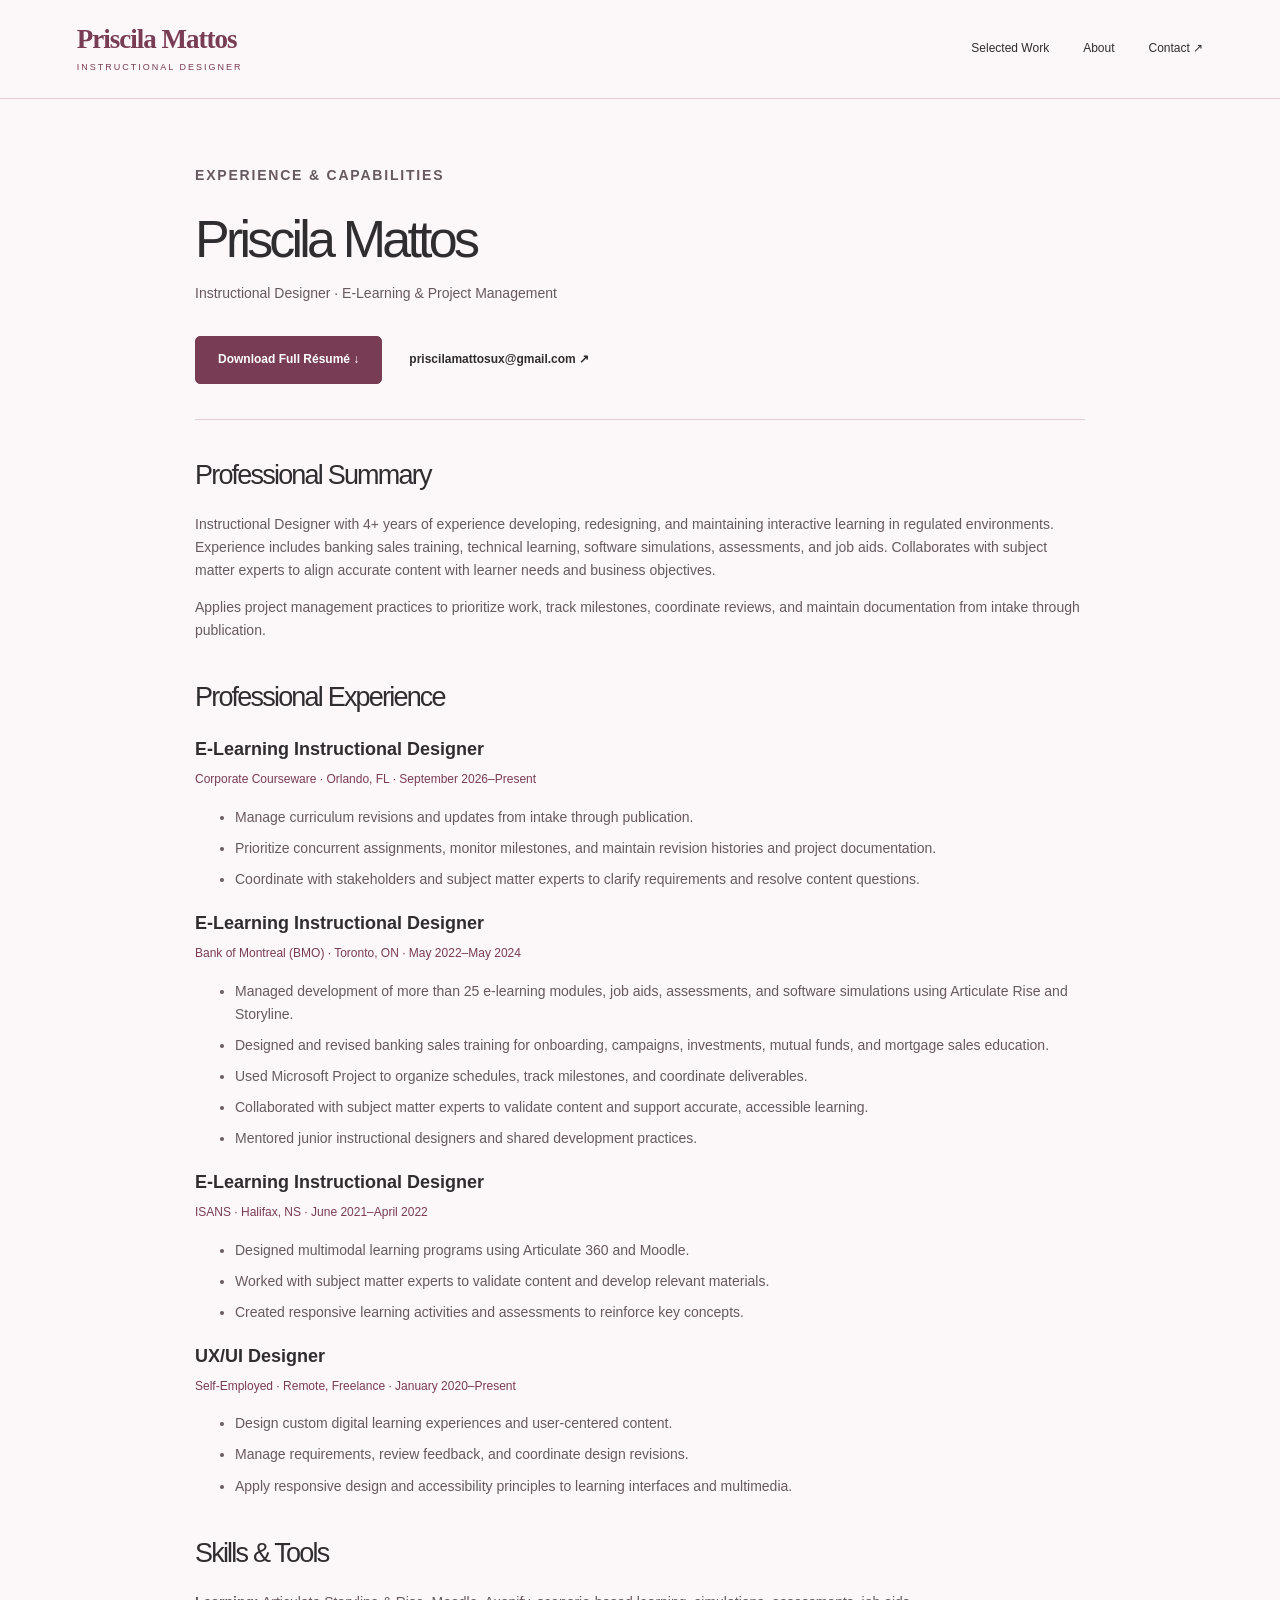
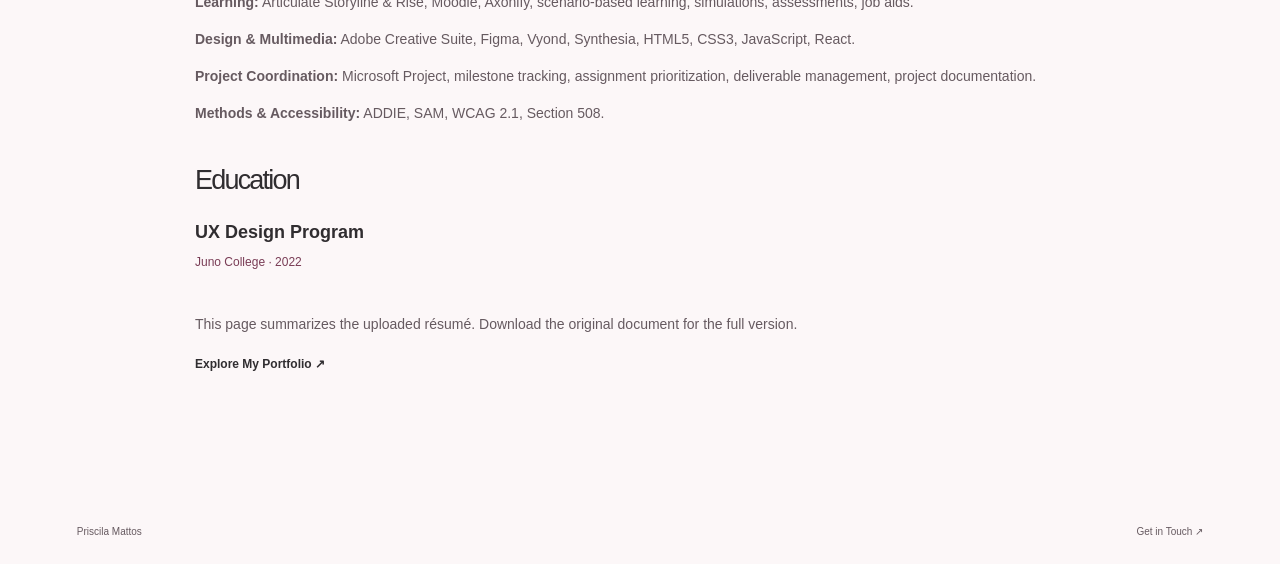
<file: resume.html>
<!doctype html>
<html lang="en">

<head>
    <meta charset="utf-8">
    <meta name="viewport" content="width=device-width,initial-scale=1">
    <title>Résumé | Priscila Mattos</title>
    <meta name="description" content="Experience, skills, and résumé of instructional designer Priscila Mattos.">
    <link rel="stylesheet" href="style.css">
</head>
<script async src="https://www.googletagmanager.com/gtm.js?id=GTM-THZWKVC7"></script>
<script>
    window.dataLayer = window.dataLayer || [];
    function gtag() { dataLayer.push(arguments); }
    gtag('js', new Date());
</script>

<body><a class="skip" href="#main">Skip to résumé</a>
    <header><a class="wordmark" href="index.html">Priscila Mattos<span>INSTRUCTIONAL DESIGNER</span></a>
        <nav aria-label="Main navigation"><a href="index.html#work">Selected Work</a><a
                href="index.html#about">About</a><a href="index.html#contact">Contact ↗</a></nav>
    </header>
    <main class="resume-main" id="main">
        <div class="resume-top">
            <p class="eyebrow">EXPERIENCE & CAPABILITIES</p>
            <h1>Priscila Mattos</h1>
            <p class="intro">Instructional Designer · E-Learning & Project Management</p>
            <div class="hero-actions"><a class="button" href="files/Priscila_Mattos_Resume.pdf" download>Download Full
                    Résumé ↓</a><a class="plain-link"
                    href="mailto:priscilamattosux@gmail.com">priscilamattosux@gmail.com ↗</a></div>
        </div>
        <section>
            <h2>Professional Summary</h2>
            <p>Instructional Designer with 4+ years of experience developing, redesigning, and maintaining interactive
                learning in regulated environments. Experience includes banking sales training, technical learning,
                software simulations, assessments, and job aids. Collaborates with subject matter experts to align
                accurate content with learner needs and business objectives.</p>
            <p>Applies project management practices to prioritize work, track milestones, coordinate reviews, and
                maintain documentation from intake through publication.</p>
        </section>
        <section>
            <h2>Professional Experience</h2>
            <h3>E-Learning Instructional Designer</h3>
            <p class="date">Corporate Courseware · Orlando, FL · September 2026–Present</p>
            <ul>
                <li>Manage curriculum revisions and updates from intake through publication.</li>
                <li>Prioritize concurrent assignments, monitor milestones, and maintain revision histories and project
                    documentation.</li>
                <li>Coordinate with stakeholders and subject matter experts to clarify requirements and resolve content
                    questions.</li>
            </ul>
            <h3>E-Learning Instructional Designer</h3>
            <p class="date">Bank of Montreal (BMO) · Toronto, ON · May 2022–May 2024</p>
            <ul>
                <li>Managed development of more than 25 e-learning modules, job aids, assessments, and software
                    simulations using Articulate Rise and Storyline.</li>
                <li>Designed and revised banking sales training for onboarding, campaigns, investments, mutual funds,
                    and mortgage sales education.</li>
                <li>Used Microsoft Project to organize schedules, track milestones, and coordinate deliverables.</li>
                <li>Collaborated with subject matter experts to validate content and support accurate, accessible
                    learning.</li>
                <li>Mentored junior instructional designers and shared development practices.</li>
            </ul>
            <h3>E-Learning Instructional Designer</h3>
            <p class="date">ISANS · Halifax, NS · June 2021–April 2022</p>
            <ul>
                <li>Designed multimodal learning programs using Articulate 360 and Moodle.</li>
                <li>Worked with subject matter experts to validate content and develop relevant materials.</li>
                <li>Created responsive learning activities and assessments to reinforce key concepts.</li>
            </ul>
            <h3>UX/UI Designer</h3>
            <p class="date">Self-Employed · Remote, Freelance · January 2020–Present</p>
            <ul>
                <li>Design custom digital learning experiences and user-centered content.</li>
                <li>Manage requirements, review feedback, and coordinate design revisions.</li>
                <li>Apply responsive design and accessibility principles to learning interfaces and multimedia.</li>
            </ul>
        </section>
        <section>
            <h2>Skills & Tools</h2>
            <p><strong>Learning:</strong> Articulate Storyline & Rise, Moodle, Axonify, scenario-based learning,
                simulations, assessments, job aids.</p>
            <p><strong>Design & Multimedia:</strong> Adobe Creative Suite, Figma, Vyond, Synthesia, HTML5, CSS3,
                JavaScript, React.</p>
            <p><strong>Project Coordination:</strong> Microsoft Project, milestone tracking, assignment prioritization,
                deliverable management, project documentation.</p>
            <p><strong>Methods & Accessibility:</strong> ADDIE, SAM, WCAG 2.1, Section 508.</p>
        </section>
        <section>
            <h2>Education</h2>
            <h3>UX Design Program</h3>
            <p class="date">Juno College · 2022</p>
        </section>
        <section>
            <p class="hint">This page summarizes the uploaded résumé. Download the original document for the full
                version.</p><a class="plain-link" href="index.html#work">Explore My Portfolio ↗</a>
        </section>
    </main>
    <footer><span>Priscila Mattos</span><a href="mailto:priscilamattosux@gmail.com">Get in Touch ↗</a></footer>
</body>

</html>
</file>
<file: style.css>
:root{--cream:#faf8f2;--paper:#fffefa;--navy:#0e3544;--teal:#126b69;--ink:#253e46;--muted:#63716f;--line:#dce0d7;--lime:#e7efb9;--soft:#eaf0eb}*{box-sizing:border-box}html{scroll-behavior:smooth;scroll-padding-top:110px}body{margin:0;background:var(--cream);color:var(--ink);font-family:Arial,Helvetica,sans-serif;line-height:1.65}a{color:inherit;text-decoration:none}button{font:inherit;cursor:pointer}button:focus-visible,a:focus-visible{outline:3px solid #b88931;outline-offset:5px}.skip{position:fixed;top:-80px;left:20px;z-index:20;background:white;padding:10px}.skip:focus{top:10px}header{max-width:1440px;margin:auto;padding:25px 6%;display:flex;align-items:center;justify-content:space-between;border-bottom:1px solid var(--line)}.wordmark{font-family:Georgia,serif;font-size:27px;font-weight:bold;line-height:1.1;letter-spacing:-1px}.wordmark span{display:block;font-family:Arial,sans-serif;font-size:9px;letter-spacing:2px;font-weight:400;margin-top:8px}nav{display:flex;align-items:center;gap:34px;font-size:12px}nav>a:hover,.plain-link:hover{text-decoration:underline;text-underline-offset:5px}.contact-nav{border:1px solid #b6c5ba;padding:10px 18px;border-radius:25px}.contact-nav span{margin-left:14px}.hero{max-width:1440px;margin:auto;padding:75px 6% 70px;display:grid;grid-template-columns:1.1fr 1fr;align-items:center;gap:55px}.eyebrow{font-size:10px;font-weight:bold;letter-spacing:1.8px;color:var(--teal);margin:0 0 25px}.dot{display:inline-block;width:6px;height:6px;background:var(--teal);border-radius:50%;margin-right:7px;vertical-align:1px}h1{font-size:clamp(48px,5.6vw,82px);letter-spacing:-3.8px;line-height:1.04;margin:0 0 28px;color:var(--navy);font-weight:500}h1 em,h2 em{font-family:Georgia,serif;font-weight:400;color:var(--teal)}.intro{font-size:17px;color:var(--muted);max-width:465px;line-height:1.8;margin:0 0 30px}.hero-actions{display:flex;align-items:center;gap:27px;flex-wrap:wrap}.button{display:inline-flex;align-items:center;justify-content:center;gap:30px;padding:13px 22px;background:var(--navy);color:white;border:1px solid var(--navy);border-radius:5px;font-size:12px;font-weight:600;transition:background .2s}.button:hover{background:var(--teal)}.plain-link{background:none;border:0;padding:0;font-size:12px;font-weight:bold;display:inline-block}.hero-art{background:#e5ece3;border-radius:12px;padding:26px 25px 22px;position:relative}.art-top{display:flex;justify-content:space-between;gap:10px;margin-bottom:35px}.tiny-label{font-size:8px;letter-spacing:1px;color:#5d776b}.preview-window{background:white;border-radius:7px;box-shadow:0 12px 32px #173e3b18;overflow:hidden;transform:rotate(-2deg);border:1px solid #d3dfd1}.window-bar{height:30px;display:flex;align-items:center;justify-content:space-between;padding:0 12px;font-size:8px;color:#88978d;border-bottom:1px solid #edf0e8}.window-bar div{display:flex;gap:4px}.window-bar i{width:4px;height:4px;background:#bcccbf;border-radius:50%}.preview-window img{display:block;width:100%;height:auto}.art-caption{display:flex;justify-content:space-between;align-items:center;margin-top:27px;gap:15px}.project-chip{border:1px solid #b4c8b8;border-radius:20px;font-size:8px;letter-spacing:.8px;padding:5px 9px;white-space:nowrap}.art-caption p{font-size:12px;line-height:1.55;margin:0}.preview-open{display:flex;justify-content:space-between;margin-top:22px;border-top:1px solid #c8d6c5;padding-top:16px;font-size:11px;font-weight:600}.expertise-strip{border-top:1px solid var(--line);border-bottom:1px solid var(--line);display:flex;justify-content:space-around;gap:25px;padding:20px 6%;font-size:12px;letter-spacing:1.3px;text-transform:uppercase;color:var(--muted)}.section{max-width:1440px;margin:auto;padding:85px 6%}.section-heading{display:flex;justify-content:space-between;align-items:end;gap:30px;margin-bottom:38px}.section-heading .eyebrow{margin-bottom:12px}h2{font-size:clamp(32px,3.5vw,49px);line-height:1.15;letter-spacing:-1.8px;color:var(--navy);font-weight:500;margin:0}.section-heading>p{font-size:12px;color:var(--muted);margin:0}.featured-project{display:grid;grid-template-columns:1.05fr 1fr;border:1px solid var(--line);border-radius:9px;overflow:hidden;background:var(--paper)}.featured-visual{display:flex;flex-direction:column;background:#e9f0ed;padding:25px 30px;justify-content:space-between;min-height:385px}.visual-label,.visual-bottom{display:flex;justify-content:space-between;gap:10px;font-size:8px;letter-spacing:1px;font-weight:600;color:var(--teal)}.visual-label span{font-weight:400}.lesson-peek{background:white;border-radius:8px;box-shadow:0 7px 20px #203e3510;padding:27px 30px;margin:25px 8px}.peek-kicker{font-size:7px;letter-spacing:1px;color:var(--teal);font-weight:bold}.lesson-peek h3{font-size:35px;line-height:1.1;letter-spacing:-1.2px;color:#022f6a;margin:14px 0}.lesson-peek p{font-size:9px;color:var(--muted)}.mini-progress{height:3px;background:#e3e9e6;margin:20px 0;width:100%}.mini-progress span{display:block;height:3px;width:62%;background:var(--teal)}.peek-button{font-size:9px;color:white;background:#087f8c;padding:9px 12px;display:inline-block;border-radius:3px}.featured-copy{padding:45px 40px;align-self:center}.project-number{font-size:9px;color:var(--teal);font-weight:600;letter-spacing:1.4px}.featured-copy h3{font-size:29px;line-height:1.23;letter-spacing:-.8px;font-weight:500;margin:17px 0;color:var(--navy)}.featured-copy>p,.small-copy>p{font-size:13px;color:var(--muted);line-height:1.85}.tags{display:flex;gap:7px;flex-wrap:wrap;margin:22px 0}.tags span{font-size:9px;padding:4px 8px;border:1px solid var(--line);border-radius:3px}.project-actions{display:flex;align-items:center;gap:24px;flex-wrap:wrap;margin-top:25px}.project-note{font-size:9px!important;margin-top:18px!important;color:var(--muted)}.project-grid{display:grid;grid-template-columns:1fr 1fr;gap:28px;margin-top:28px}.project-small{border:1px solid var(--line);border-radius:8px;overflow:hidden;background:var(--paper)}.small-visual{height:300px;padding:25px 30px}.small-top{font-size:8px;letter-spacing:1.2px}.branching{background:#123e4b;color:white}.branching>h3{font-family:Georgia,serif;font-weight:400;font-size:27px;line-height:1.25;margin:20px 0}.branch-choices{display:grid;grid-template-columns:1fr;gap:7px;max-width:360px}.branch-choices span{border:1px solid #63868b88;border-radius:4px;padding:7px 11px;font-size:10px}.branch-choices .best{background:#e7efb9;color:#123e4b;border-color:#e7efb9}.jobaid{background:#e7e9d7}.jobaid .small-top{color:#607366}.paper-preview{background:white;padding:23px 26px;margin:16px auto;width:84%;box-shadow:0 6px 15px #203e3512;transform:rotate(2deg)}.paper-preview>span{font-size:6px;letter-spacing:1px;color:var(--teal)}.paper-preview h3{font-size:21px;line-height:1.1;margin:8px 0 14px;color:var(--navy)}.paper-row{font-size:8px;border-top:1px solid #e6ece8;padding:5px 0}.paper-row b{color:var(--teal);margin-right:9px}.small-copy{padding:28px 30px 32px}.small-copy h3{font-size:22px;line-height:1.2;letter-spacing:-.5px;font-weight:500;color:var(--navy);margin:13px 0}.small-copy>p{min-height:69px}.small-copy .project-actions{justify-content:space-between}.collection-note{font-size:10px;color:var(--muted);max-width:800px;margin-top:24px}.about-section{background:var(--soft);padding:75px max(6%,calc((100vw - 1268px)/2));display:grid;grid-template-columns:1fr 1.25fr;gap:95px}.about-title .plain-link{margin-top:30px}.about-copy>.big-copy{font-family:Georgia,serif;font-size:25px;line-height:1.5;color:var(--navy);margin-top:0}.about-copy>p{font-size:13px;color:var(--muted);line-height:1.9}.capabilities{display:grid;grid-template-columns:1fr 1fr;border-top:1px solid #cdd9cf;margin-top:28px;padding-top:20px;gap:20px}.capabilities h3{font-size:12px;font-weight:600;color:var(--navy);margin:0 0 8px}.capabilities p{font-size:11px;color:var(--muted);line-height:1.9}.approach{padding-top:75px;padding-bottom:75px}.process{display:grid;grid-template-columns:repeat(4,1fr);gap:35px;margin-top:40px}.process>div{border-top:1px solid #bcc9c0;padding-top:16px}.process span{font-size:10px;color:var(--teal)}.process h3{font-size:19px;font-weight:500;margin:16px 0 10px;color:var(--navy)}.process p{font-size:12px;color:var(--muted);line-height:1.9;margin:0}.contact-section{background:var(--navy);padding:65px 6%;text-align:center;color:var(--cream)}.contact-section .eyebrow{color:#d6e6b0;margin-bottom:20px}.contact-section h2{color:var(--cream)}.contact-section h2 em{color:#d6e6b0}.contact-section>p:not(.eyebrow){font-size:13px;color:#b8ccce;max-width:500px;margin:25px auto}.email-link{display:inline-block;font-size:clamp(17px,2vw,27px);border-bottom:1px solid #7c9b95;padding-bottom:8px}.email-link span{margin-left:25px;color:#d6e6b0}.resume-footer{display:block;font-size:11px;margin:30px auto 0;color:#c8dad8}footer{display:flex;justify-content:space-between;gap:20px;padding:23px 6%;font-size:10px;color:var(--muted)}dialog{width:min(750px,92vw);border:0;border-radius:12px;background:var(--cream);color:var(--ink);padding:45px;max-height:88vh;box-shadow:0 25px 90px #102e4b30}dialog::backdrop{background:#102e4b88;backdrop-filter:blur(3px)}.dialog-close{position:absolute;top:13px;right:18px;background:none;border:0;font-size:30px;color:var(--navy)}dialog h2{font-size:35px;margin:15px 0 22px}dialog h3{font-size:15px;margin:26px 0 8px;color:var(--navy)}dialog p,dialog li{font-size:13px;color:var(--muted)}dialog .project-actions{padding-top:20px;border-top:1px solid var(--line)}.resume-main{max-width:960px;margin:65px auto;padding:0 35px 60px}.resume-main h1{font-size:52px;margin-bottom:15px}.resume-top{border-bottom:1px solid var(--line);padding-bottom:35px}.resume-main section{margin-top:40px}.resume-main section>h2{font-size:27px;margin-bottom:22px}.resume-main h3{font-size:18px;color:var(--navy);margin-bottom:0}.resume-main .date{font-size:12px;color:var(--teal);margin:5px 0 15px}.resume-main p,.resume-main li{font-size:14px;color:var(--muted)}.resume-main li{margin-bottom:8px}@media(max-width:1050px){.hero{gap:30px;padding-top:60px}.hero h1{font-size:62px}.hero-art{padding:20px}.art-top{margin-bottom:25px}.art-caption{display:block}.art-caption p{margin-top:15px}.featured-copy{padding:30px}.featured-copy h3{font-size:25px}.featured-visual{padding:22px}.about-section{gap:45px}.hero-actions{gap:20px}.process{gap:25px}}@media(max-width:720px){html{scroll-padding-top:25px}header{padding:22px 6%;align-items:start}.wordmark{font-size:22px}.wordmark span{font-size:7px;letter-spacing:1.3px}nav{gap:14px;font-size:10px;flex-wrap:wrap;justify-content:end;max-width:190px}.contact-nav{border:0;padding:0}.contact-nav span{margin-left:4px}.hero{grid-template-columns:1fr;padding-top:48px;gap:40px;padding-bottom:40px}.hero h1{font-size:61px;letter-spacing:-3px}.intro{font-size:15px;max-width:100%}.hero-art{max-width:560px}.art-caption{display:flex}.art-caption p{margin-top:0}.art-top{margin-bottom:27px}.expertise-strip{display:grid;grid-template-columns:1fr 1fr;font-size:12px;gap:16px;padding:20px 6%}.section{padding-top:55px;padding-bottom:55px}.section-heading{display:block}.section-heading>p{margin-top:18px;font-size:12px}h2{font-size:36px}.featured-project,.project-grid{grid-template-columns:1fr}.featured-copy{padding:28px}.featured-visual{min-height:340px}.project-grid{gap:20px;margin-top:20px}.small-visual{height:300px}.small-copy>p{min-height:0}.about-section{grid-template-columns:1fr;gap:30px;padding:50px 6%}.about-copy>.big-copy{font-size:23px}.process{grid-template-columns:1fr 1fr;gap:25px}.contact-section{padding:50px 6%}.contact-section h2{font-size:34px}footer{flex-wrap:wrap;font-size:9px;gap:10px}.hero-actions .button{padding:12px 17px}.plain-link{font-size:11px}dialog{padding:35px 25px}dialog h2{font-size:29px}.resume-main{padding:0 6% 40px;margin-top:40px}.resume-main h1{font-size:42px}}@media(prefers-reduced-motion:reduce){html{scroll-behavior:auto}*{transition:none!important}}

/* FHA Loan Essentials collection */
.fha-collection{margin-top:75px;padding-top:35px;border-top:1px solid #d2dcd4}.collection-heading{display:flex;gap:20px;align-items:center;justify-content:space-between;margin-bottom:25px}.collection-heading .eyebrow{margin:0}.collection-heading>span{font-size:11px;letter-spacing:.1em;color:#245f52}.fha-visual{background:#142f43!important;color:#f7f4ec}.fha-visual .visual-label,.fha-visual .visual-bottom,.fha-visual .peek-kicker{color:#dfe9e1}.fha-visual .lesson-peek h3{color:#f7f4ec}.fha-visual .lesson-peek p{color:#dfe9e1}.fha-visual .peek-button{background:#dfe9e1;color:#142f43}.fha-example{display:grid;gap:4px;margin:23px 0 24px;border-left:3px solid #b8863b;padding-left:18px}.fha-example span{font-size:9px;letter-spacing:.08em;color:#dfe9e1}.fha-example b{font-size:21px;font-weight:400}.fha-example strong{font-size:34px;line-height:1.3}.fha-example small{font-size:10px;color:#dfe9e1}.fha-downloads{display:grid;grid-template-columns:1fr 1fr;gap:13px 16px;margin:26px 0 20px}.fha-downloads a{font-size:12px;text-underline-offset:4px;color:#245f52}.fha-all{font-size:13px}.fha-feature .featured-copy{padding-top:30px;padding-bottom:30px}.fha-feature .featured-visual{min-height:590px}@media(max-width:700px){.collection-heading{display:block}.collection-heading>span{display:block;margin-top:10px}.fha-downloads{grid-template-columns:1fr}.fha-feature .featured-visual{min-height:550px}}

.fha-visual .lesson-peek{background:#245f52;border-color:#245f52}.fha-visual .lesson-peek h3{color:#f7f4ec}.fha-visual .fha-example b,.fha-visual .fha-example strong{color:#f7f4ec}

/* Matching project collection layout */
.safe-home-collection{padding-top:35px;border-top:1px solid #d2dcd4}.safe-home-feature .featured-copy{padding-top:30px;padding-bottom:30px}.safe-home-feature .featured-visual{min-height:590px;background:#022f6a}.safe-home-visual .visual-label,.safe-home-visual .visual-bottom{color:#fff}.safe-home-visual .lesson-peek{background:#e5f0ef}.safe-home-prompts{display:grid;gap:8px;border-left:3px solid #087f8c;padding-left:18px;margin:23px 0 24px}.safe-home-prompts span{font-size:9px;letter-spacing:.08em;color:#376268}.safe-home-prompts b{font-size:19px;line-height:1.4;color:#022f6a;font-weight:500}@media(max-width:700px){.safe-home-feature .featured-visual{min-height:550px}}

/* FHA course brand */
.fha-visual{background:#6B2940!important;color:#FAF6EF}.fha-visual .peek-button{background:#C9AD86;color:#302D30}.fha-example{background:#FAF6EF!important;color:#302D30!important}.fha-example b,.fha-example strong{color:#6B2940!important}

.fha-photo-cover{position:relative;flex:1;min-height:410px;margin:24px 0;overflow:hidden;border-radius:8px}.fha-photo-cover>img{position:absolute;width:100%;height:100%;object-fit:cover;object-position:60% center}.fha-photo-caption{position:absolute;bottom:0;left:0;right:0;padding:26px;background:linear-gradient(transparent,rgba(48,45,48,.93));padding-top:90px}.fha-photo-caption>span{color:#FAF6EF;font-size:10px;letter-spacing:.12em}.fha-photo-caption h3{font-size:32px;line-height:1.12;color:#FAF6EF;margin:12px 0 20px}.fha-photo-caption .peek-button{display:inline-block;background:#C9AD86;color:#302D30}.fha-visual .visual-label,.fha-visual .visual-bottom{color:#FAF6EF}@media(max-width:600px){.fha-photo-cover{min-height:350px}}

.safe-home-visual .safe-photo-cover>img{object-position:50% center}.safe-home-visual .fha-photo-caption{background:linear-gradient(transparent,rgba(2,47,106,.96))}.safe-home-visual .fha-photo-caption h3{color:#fff}.safe-home-visual .fha-photo-caption .peek-button{background:#087F8C;color:#fff}

/* Priscila Mattos — dusty rose and deep berry */
:root{--cream:#FCF7F8;--paper:#FFFCFD;--navy:#302D30;--teal:#793C55;--ink:#302D30;--muted:#665A60;--line:#E5CDD6;--lime:#F3E2E8;--soft:#F3E2E8;--rose:#D99BAF;--berry:#793C55}
header{border-color:var(--line)}.wordmark{color:var(--berry)}.contact-nav{border-color:var(--berry);color:var(--berry)}.hero{background:linear-gradient(110deg,#FCF7F8 35%,#F3E2E8 100%)}.hero-art{background:#D99BAF}.tiny-label{color:#563342}.preview-window{border-color:#C8839B;box-shadow:0 12px 32px #793C551A}.window-bar{color:#665A60;border-color:#F3E2E8}.window-bar i{background:#D99BAF}.project-chip{border-color:#9F6078;color:#302D30}.preview-open{border-color:#B97A91}.button{background:#793C55;border-color:#793C55;color:#fff}.button:hover{background:#612B42;border-color:#612B42}.expertise-strip{background:#F3E2E8;color:#793C55}.capabilities{border-color:#DDBBC9}.process>div{border-color:#D99BAF}.contact-section{background:#793C55;color:#FCF7F8}.contact-section .eyebrow,.contact-section h2 em,.email-link span{color:#F1C7D6}.contact-section>p:not(.eyebrow),.resume-footer{color:#F3E2E8}.email-link{border-color:#D99BAF}.collection-heading>span,.fha-downloads a{color:#793C55}.safe-home-collection,.fha-collection{border-color:#E5CDD6}button:focus-visible,a:focus-visible{outline-color:#793C55}.contact-section a:focus-visible{outline-color:#FCF7F8}dialog::backdrop{background:#302D3088}

/* Personal learning design approach in the hero */
.hero-method{position:relative;background:#F3E2E8;border:1px solid #E5CDD6;border-radius:24px;padding:32px 28px 25px;overflow:hidden}.method-kicker{font-size:9px;font-weight:700;letter-spacing:1.8px;color:#793C55;margin:0 0 14px}.hero-method h2{font-size:36px;letter-spacing:-1.2px;line-height:1.08;margin:0 0 25px}.hero-method h2 em{color:#793C55}.method-cards{display:grid;gap:13px}.method-card{display:flex;gap:14px;align-items:center;background:#FFFCFD;border:1px solid #E5CDD6;border-radius:12px;padding:18px 16px;box-shadow:0 6px 15px #793C5508;margin-right:30px}.method-card:nth-child(2){margin-left:15px;margin-right:15px}.method-card:nth-child(3){margin-left:30px;margin-right:0}.method-icon{flex-shrink:0;width:38px;height:38px;display:grid;place-items:center;color:#793C55;background:#F3E2E8;border-radius:10px}.method-icon svg{width:23px;height:23px}.method-card h3{font-size:17px;line-height:1.2;color:#793C55;margin:0 0 5px;font-weight:600}.method-card p{font-size:12px;line-height:1.5;color:#665A60;margin:0}.method-number{align-self:flex-start;margin-left:auto;font-size:9px;color:#925F73;font-weight:700}.method-note{font-size:10px;color:#793C55;margin:23px 0 0;line-height:1.7}@media(max-width:1050px){.hero-method{padding:26px 20px}.hero-method h2{font-size:32px}.method-card{padding:15px 12px;gap:10px;margin-right:20px}.method-card:nth-child(2){margin-left:10px;margin-right:10px}.method-card:nth-child(3){margin-left:20px}.method-card p{font-size:11px}.method-icon{width:32px;height:32px}.method-card h3{font-size:16px}}@media(max-width:720px){.hero-method{width:100%;max-width:560px;padding:28px 22px}.hero-method h2{font-size:36px}.method-card{padding:19px 15px}.method-card p{font-size:12px}}
</file>
